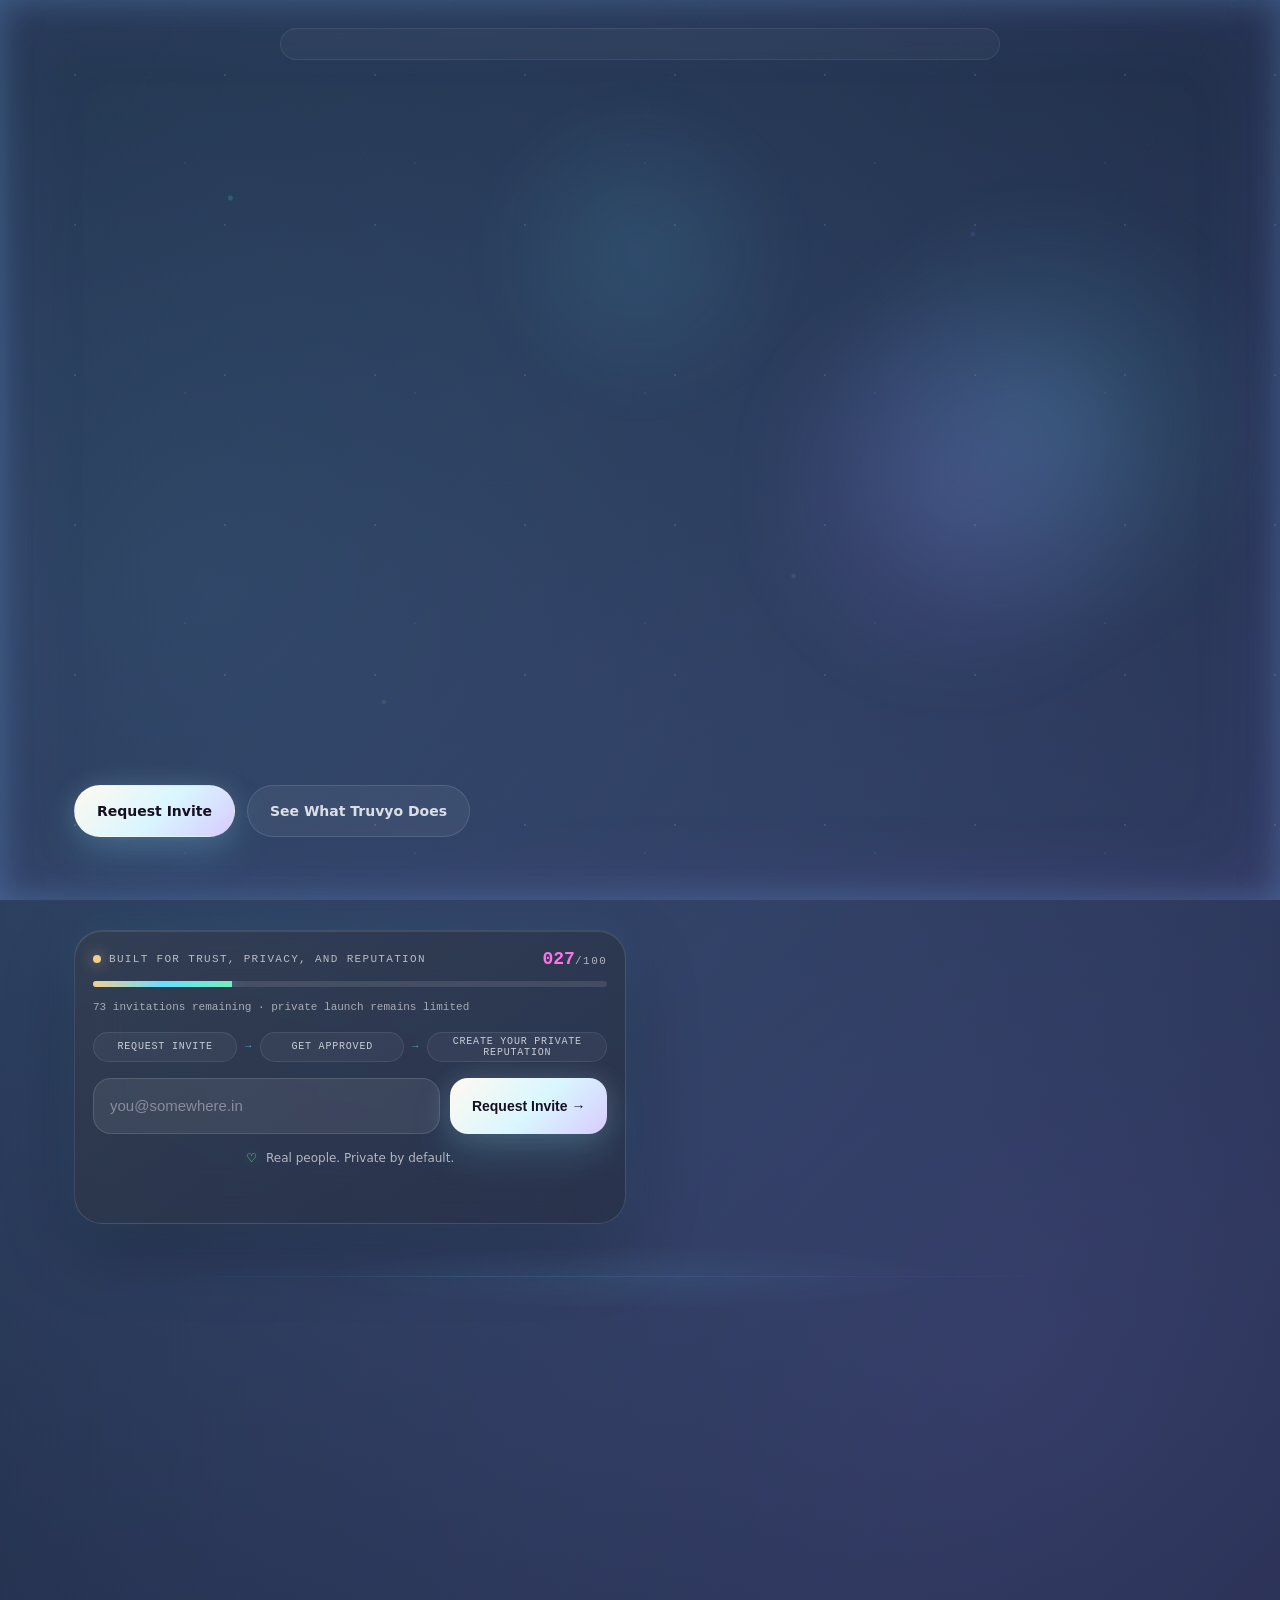
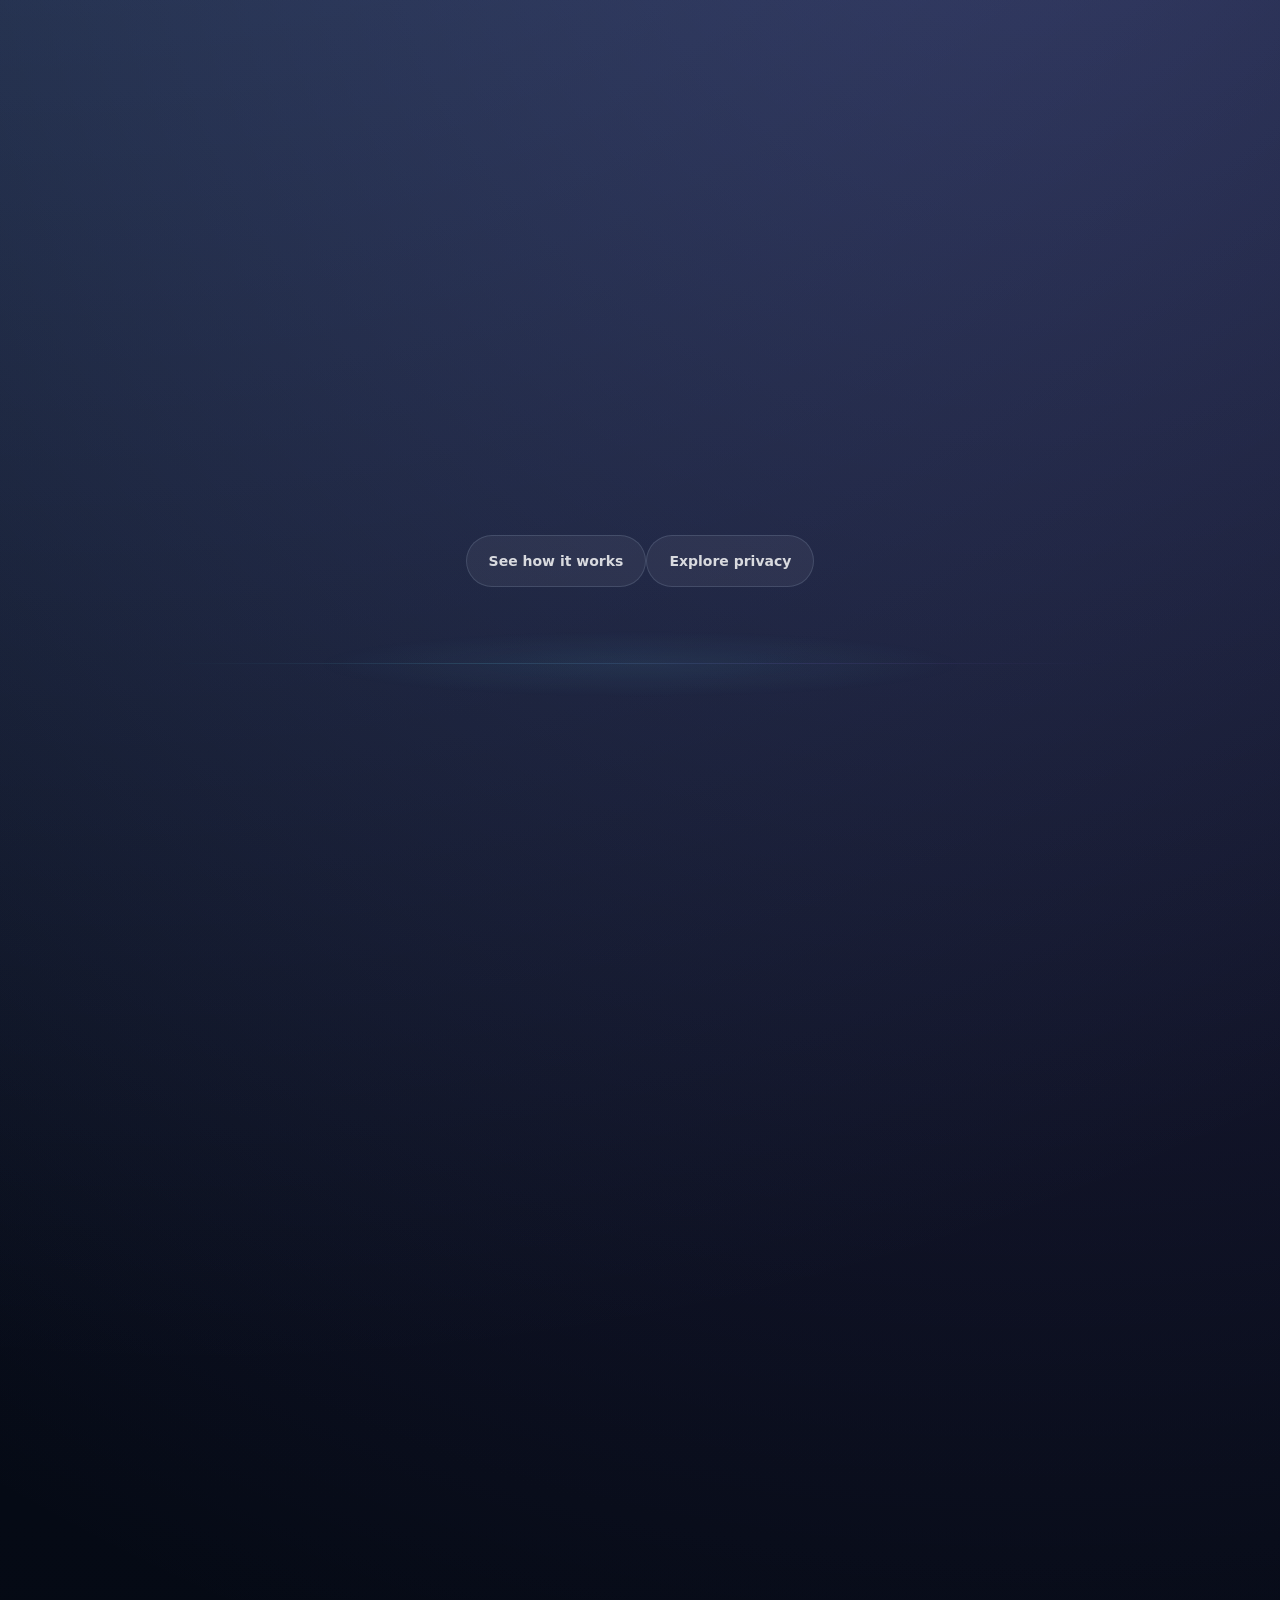
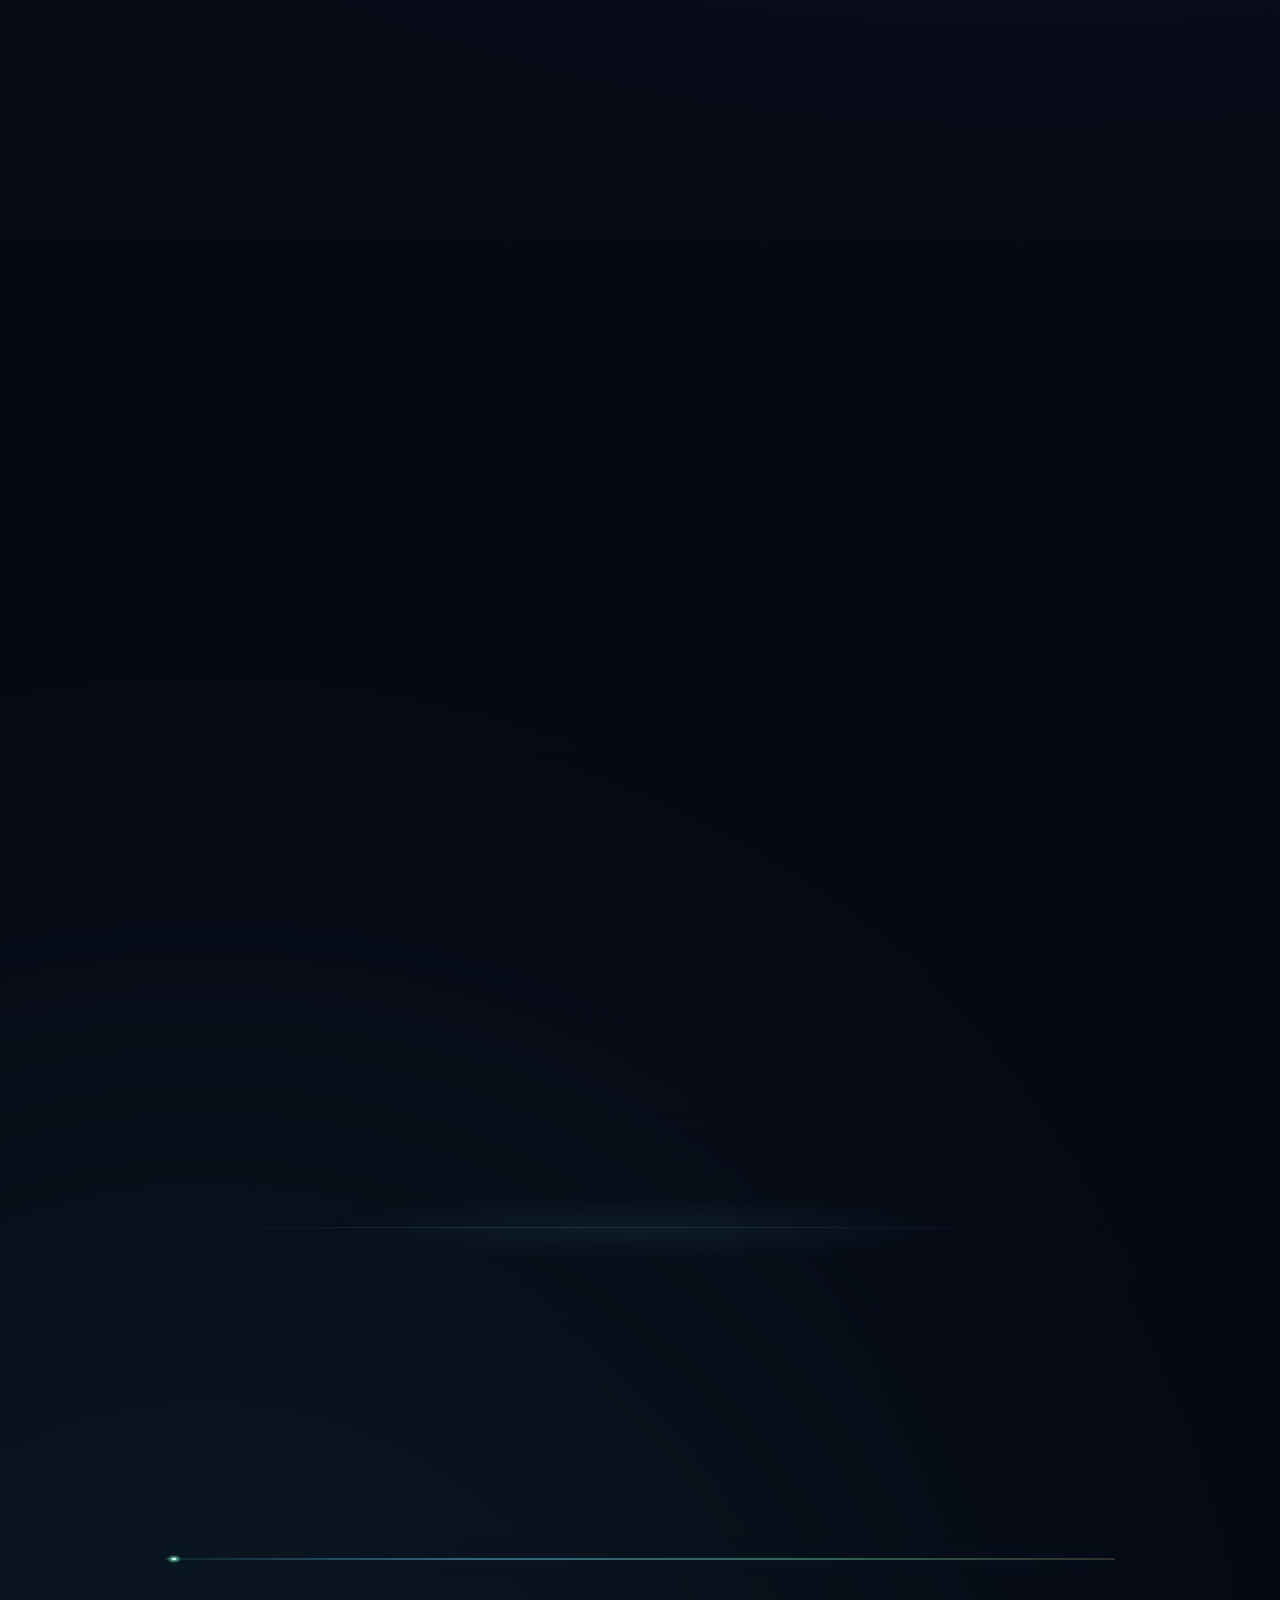
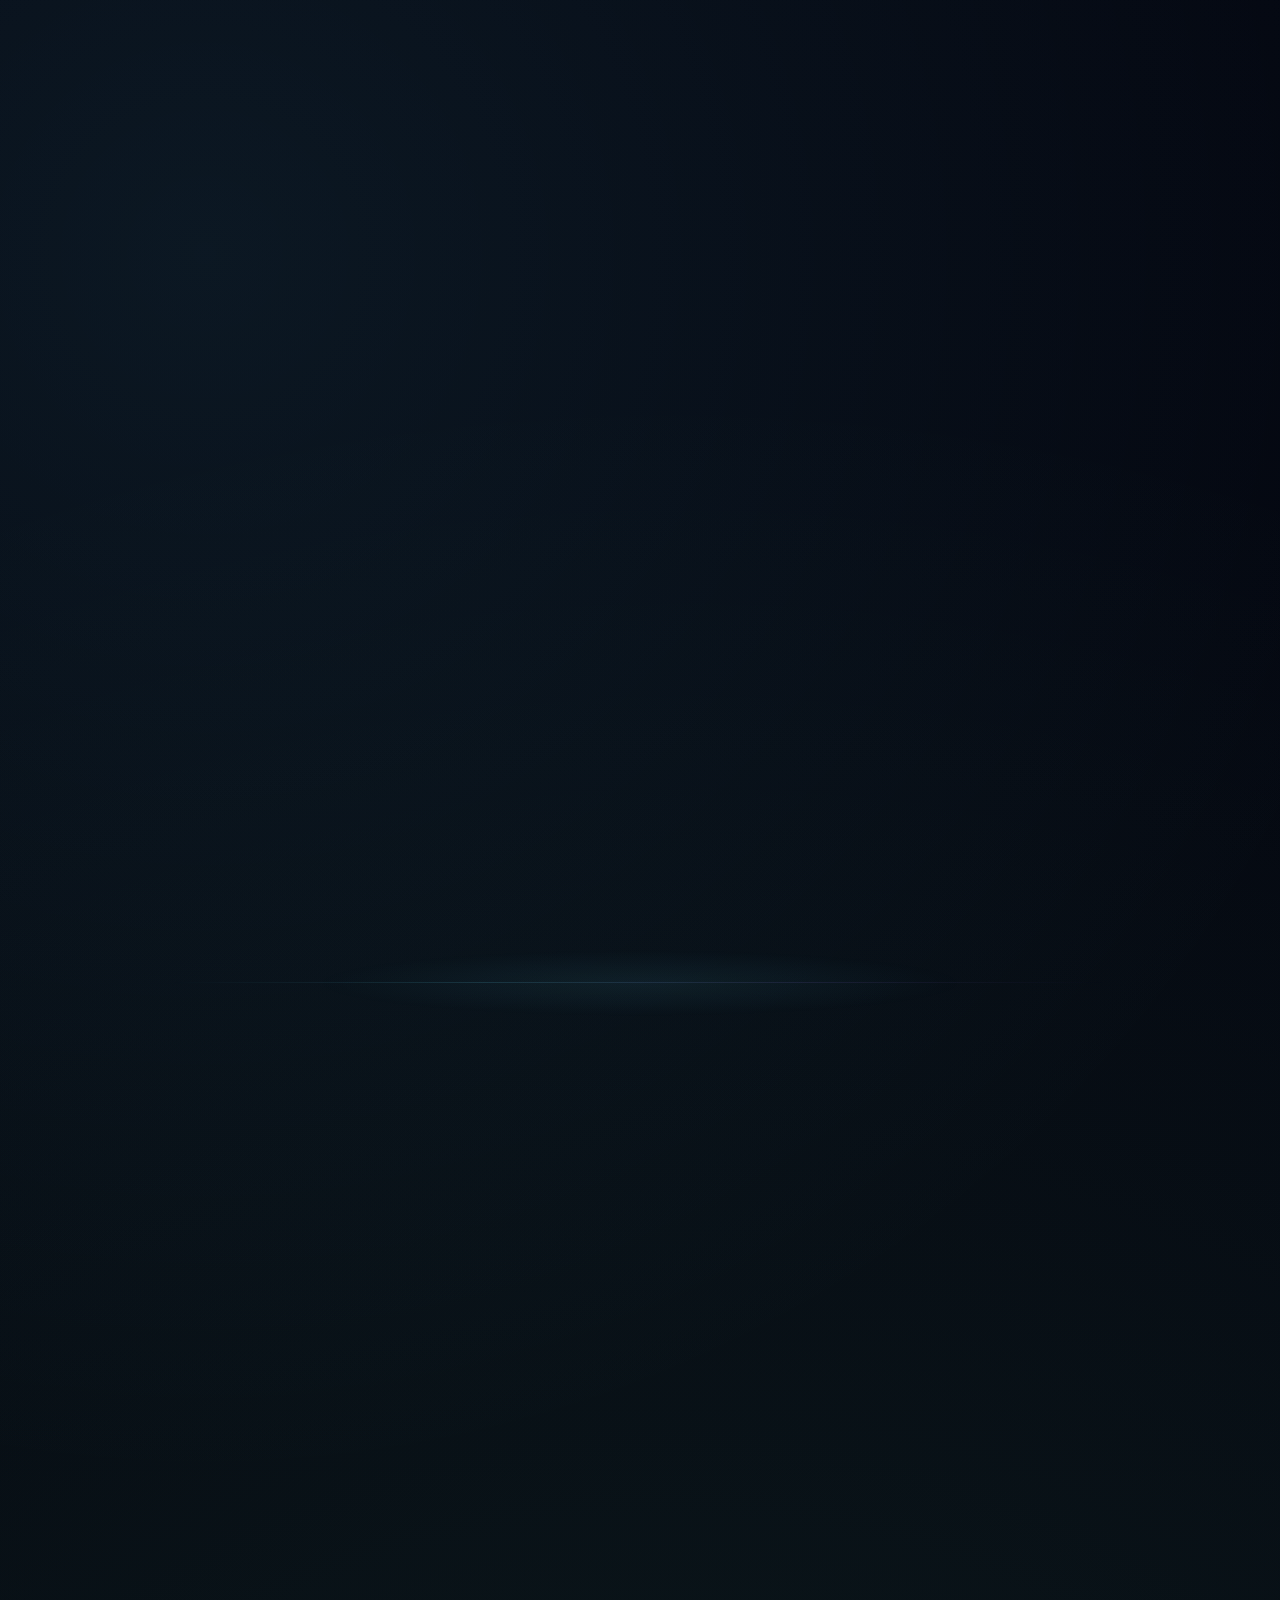
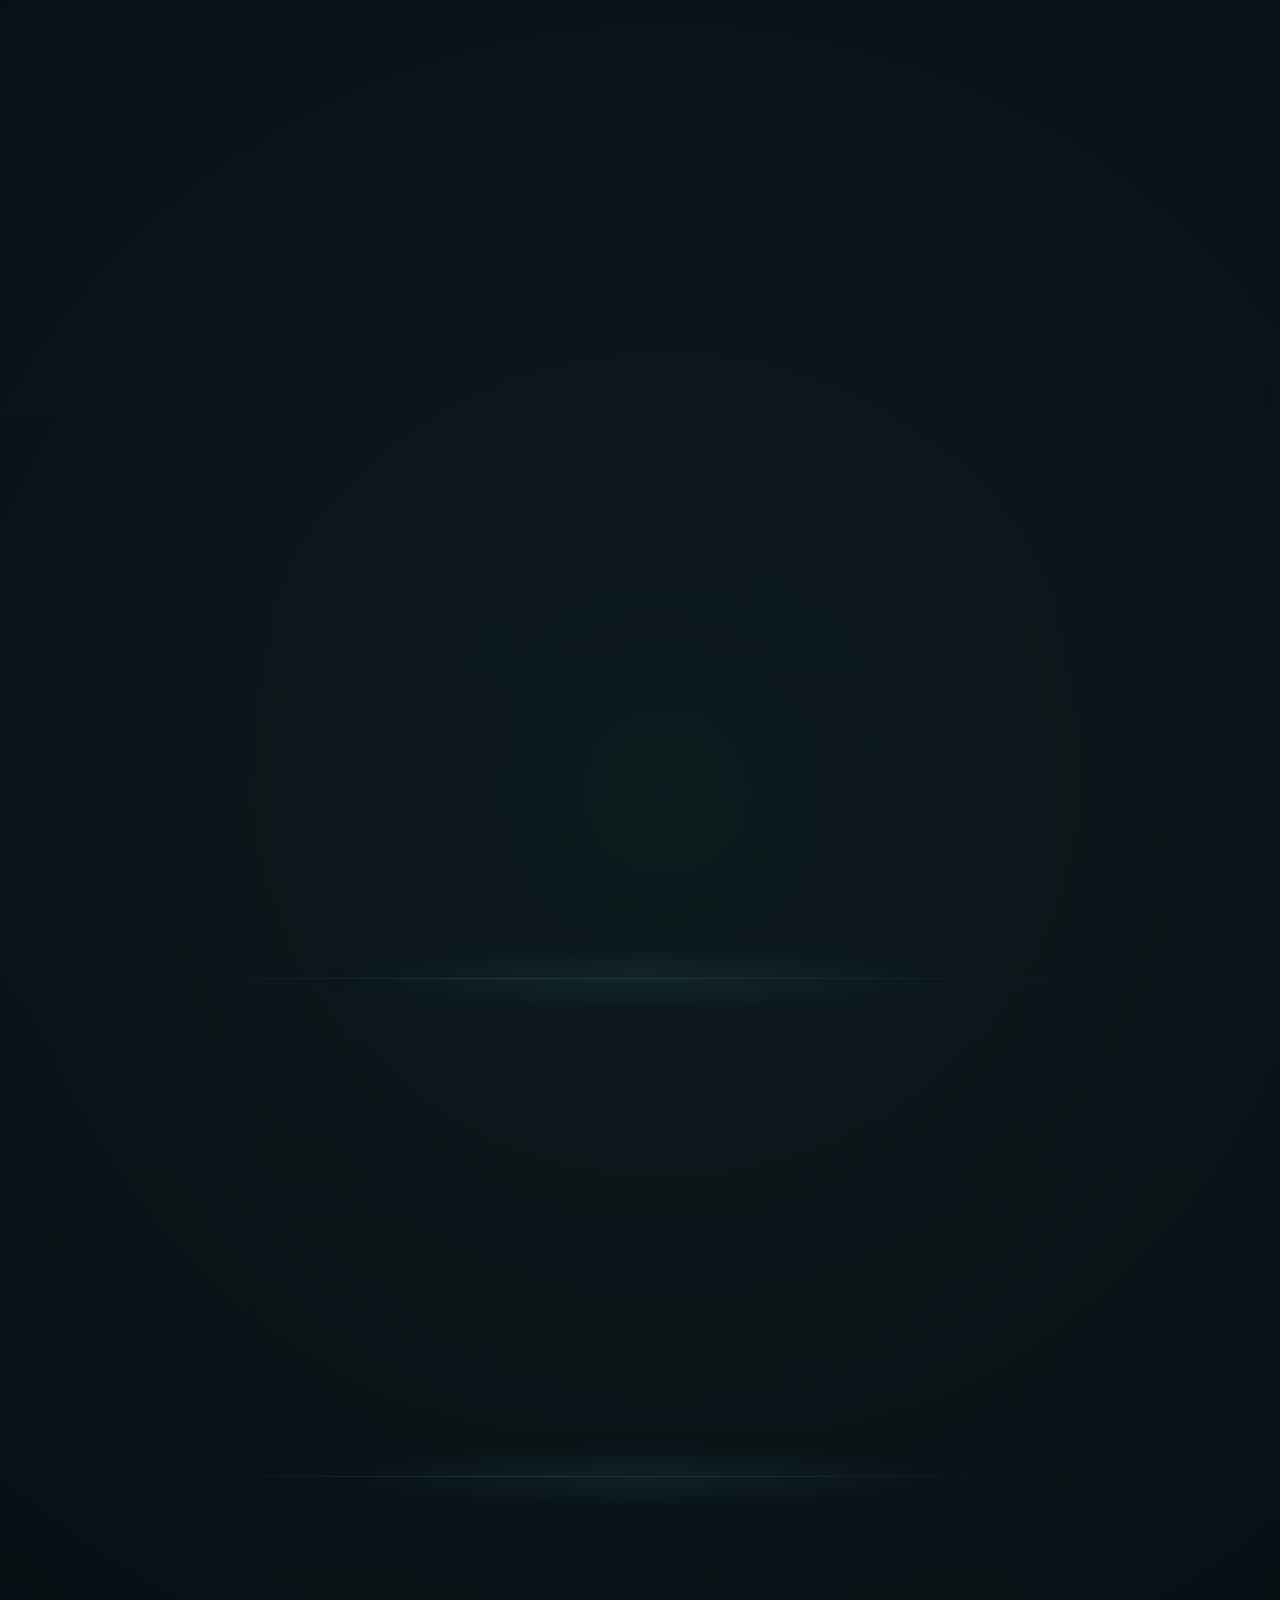
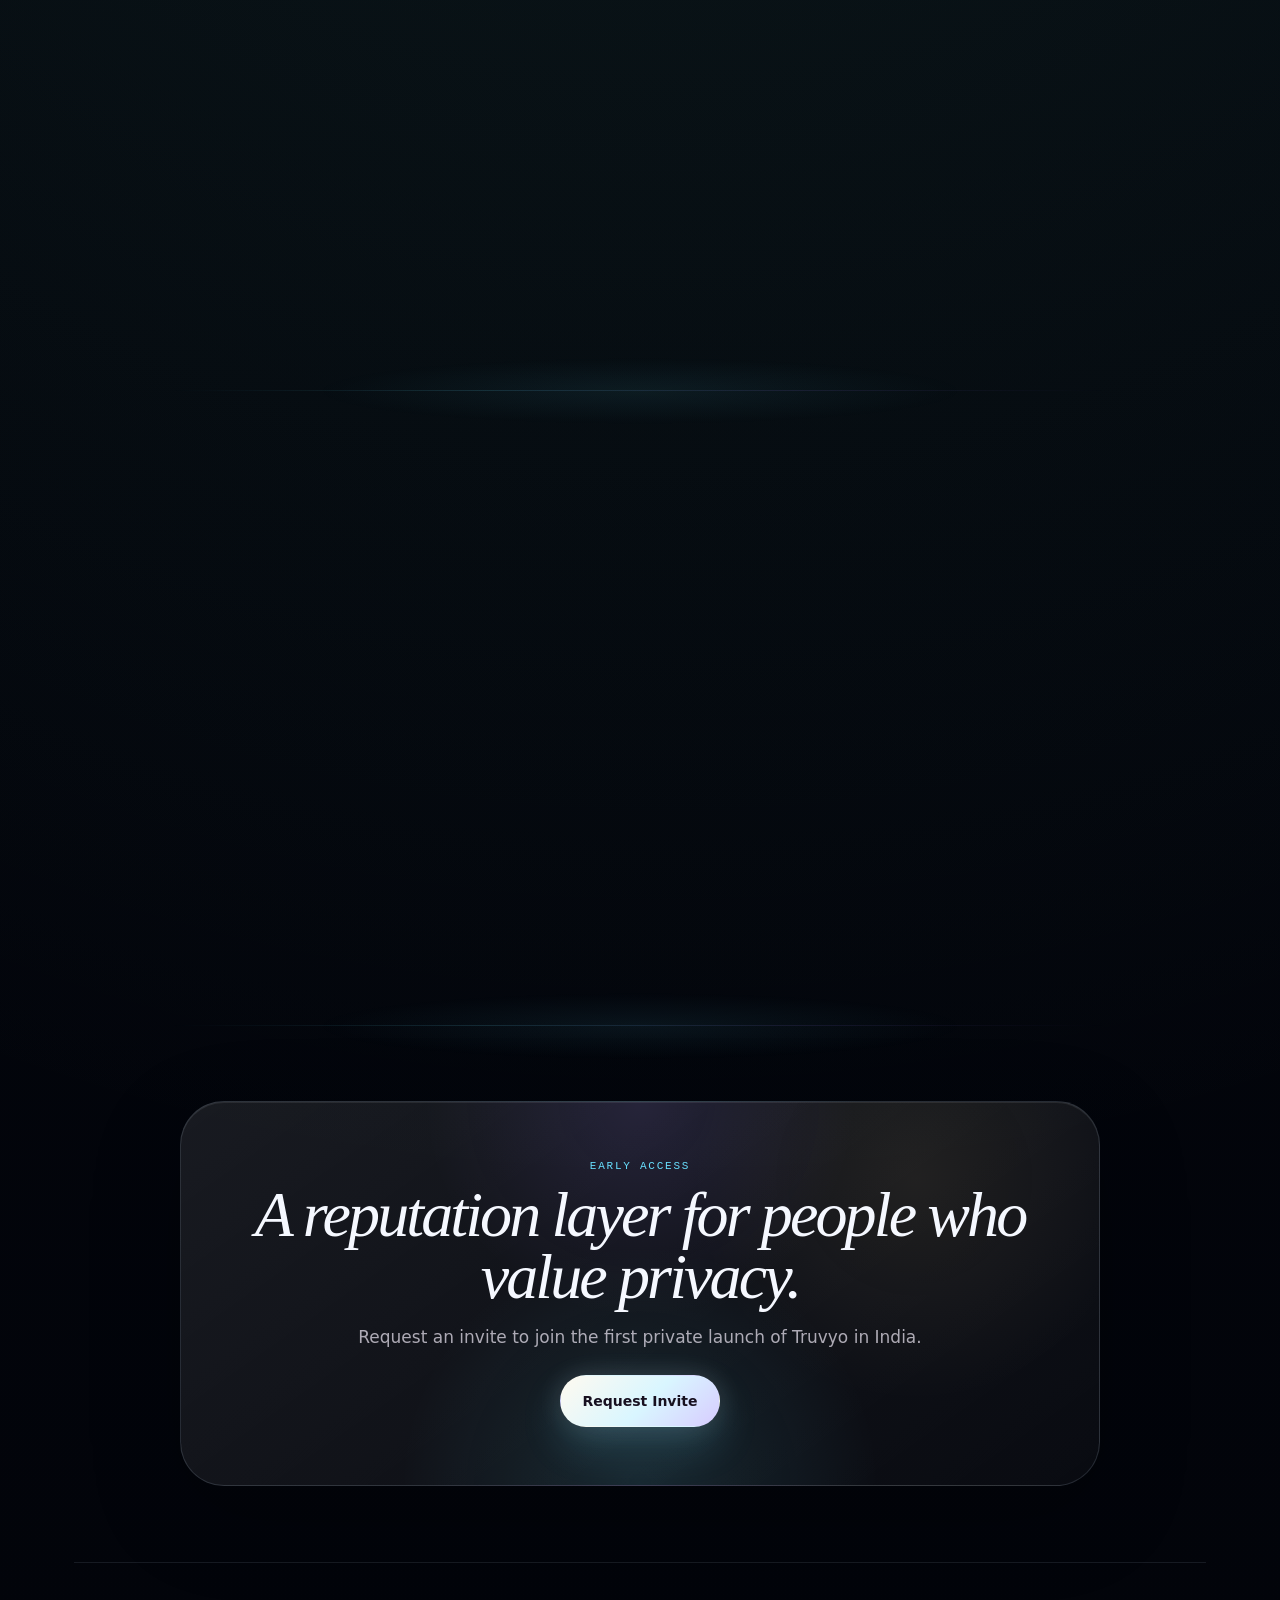
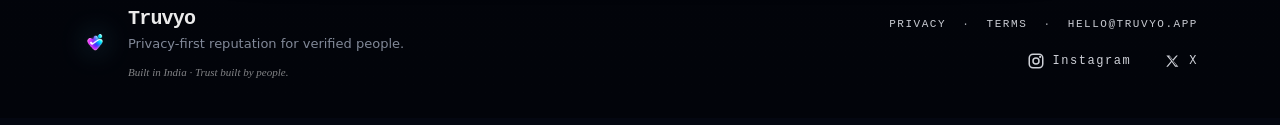
<file: index.html>
<!DOCTYPE html>
<html lang="en">
<head>
  <meta charset="UTF-8" />
  <meta name="viewport" content="width=device-width, initial-scale=1.0, maximum-scale=1.0, viewport-fit=cover" />

  <title>Truvyo — Trust Built by People</title>
  <meta name="description" content="Truvyo is a privacy-first reputation platform for verified people, authentic reviews, and trusted digital profiles. Built for India." />
  <meta name="theme-color" content="#08040f" />
  <link rel="canonical" href="https://www.truvyo.app/" />
  <meta property="og:title" content="Truvyo — Trust Built by People" />
  <meta property="og:description" content="Truvyo is a privacy-first reputation platform for verified people, authentic reviews, and trusted digital profiles. Built for India." />
  <meta property="og:type" content="website" />
  <meta property="og:url" content="https://www.truvyo.app/" />
  <meta property="og:image" content="https://www.truvyo.app/logo.png" />
  <meta name="twitter:card" content="summary" />
  <meta name="twitter:title" content="Truvyo — Trust Built by People" />
  <meta name="twitter:description" content="Truvyo is a privacy-first reputation platform for verified people, authentic reviews, and trusted digital profiles. Built for India." />
  <meta name="twitter:image" content="https://www.truvyo.app/logo.png" />
  <link rel="preload" as="image" href="assets/screenshots/profile.webp" type="image/webp" />

  <link rel="icon" href="/favicon.ico?v=3" sizes="any" />
  <link rel="icon" type="image/png" sizes="32x32" href="/favicon-32x32.png?v=3" />
  <link rel="icon" type="image/png" sizes="16x16" href="/favicon-16x16.png?v=3" />
  <link rel="icon" type="image/png" sizes="512x512" href="/favicon.png?v=3" />
  <link rel="apple-touch-icon" href="/apple-touch-icon.png?v=3" />
  <link rel="manifest" href="/site.webmanifest?v=3" />
  <link rel="stylesheet" href="https://cdnjs.cloudflare.com/ajax/libs/font-awesome/6.5.0/css/all.min.css" />

  <style>
    :root {
      --bg: #040711;
      --surface: rgba(14, 20, 34, 0.74);
      --surface-soft: rgba(19, 26, 43, 0.54);
      --border: rgba(203, 224, 255, 0.14);
      --border-strong: rgba(203, 224, 255, 0.22);
      --text: #f5f8ff;
      --muted: rgba(222, 232, 255, 0.66);
      --soft: rgba(222, 232, 255, 0.46);
      --brand: #7cc7ff;
      --brand-2: #9b7cff;
      --trust: #68e0ff;
      --safe: #72f0bc;
      --premium: #f2cf8f;
      --success: #7cffc7;
      --mouse-x: 50%;
      --mouse-y: 28%;
    }

    * {
      box-sizing: border-box;
      margin: 0;
      padding: 0;
    }

    html,
    body {
      width: 100%;
      min-height: 100%;
      background: var(--bg);
      color: var(--text);
      font-family: Inter, ui-sans-serif, system-ui, -apple-system, BlinkMacSystemFont, "Segoe UI", sans-serif;
      overflow-x: hidden;
      scroll-behavior: smooth;
      touch-action: pan-y;
    }

    body {
      min-height: 100vh;
      background:
        radial-gradient(circle at 16% 6%, rgba(124, 199, 255, 0.26), transparent 26%),
        radial-gradient(circle at 80% 14%, rgba(155, 124, 255, 0.24), transparent 24%),
        radial-gradient(circle at 52% 74%, rgba(114, 240, 188, 0.09), transparent 28%),
        radial-gradient(circle at 16% 52%, rgba(104, 224, 255, 0.08), transparent 24%),
        linear-gradient(180deg, #07101d 0%, #040711 48%, #02040a 100%);
    }

    body::before {
      content: "";
      position: fixed;
      inset: 0;
      pointer-events: none;
      background:
        linear-gradient(rgba(255,255,255,0.028) 1px, transparent 1px),
        linear-gradient(90deg, rgba(255,255,255,0.022) 1px, transparent 1px),
        linear-gradient(120deg, transparent 0 46%, rgba(104,224,255,0.045) 47%, transparent 48% 100%);
      background-size: 72px 72px, 72px 72px, 260px 260px;
      mask-image: linear-gradient(to bottom, rgba(0,0,0,0.82), transparent 78%);
      opacity: 0.38;
      z-index: 0;
    }

    body::after {
      content: "";
      position: fixed;
      inset: 0;
      pointer-events: none;
      background:
        radial-gradient(circle at 18% 22%, rgba(104,224,255,0.42) 0 2px, transparent 3px),
        radial-gradient(circle at 76% 26%, rgba(155,124,255,0.32) 0 2px, transparent 3px),
        radial-gradient(circle at 62% 64%, rgba(114,240,188,0.28) 0 1.5px, transparent 3px),
        radial-gradient(circle at 30% 78%, rgba(242,207,143,0.24) 0 1.5px, transparent 3px);
      opacity: 0.42;
      animation: connectionDrift 18s ease-in-out infinite;
      z-index: 0;
    }

    .stars {
      position: fixed;
      inset: 0;
      pointer-events: none;
      background-image:
        radial-gradient(circle, rgba(255,255,255,0.52) 1px, transparent 1px),
        radial-gradient(circle, rgba(104,224,255,0.36) 1px, transparent 1px);
      background-size: 150px 150px, 230px 230px;
      background-position: 0 0, 70px 48px;
      opacity: 0.2;
      animation: drift 34s linear infinite;
      z-index: 0;
    }

    .stars::before,
    .stars::after {
      content: "";
      position: absolute;
      inset: 10% 8%;
      background:
        linear-gradient(90deg, transparent, rgba(104,224,255,0.08), transparent) 0 20% / 100% 1px no-repeat,
        linear-gradient(118deg, transparent, rgba(155,124,255,0.08), transparent) 0 55% / 100% 1px no-repeat,
        linear-gradient(35deg, transparent, rgba(114,240,188,0.06), transparent) 0 76% / 100% 1px no-repeat;
      opacity: 0.5;
    }

    .stars::after {
      inset: 22% 14%;
      transform: rotate(-8deg);
      opacity: 0.32;
    }

    @keyframes drift {
      from { transform: translateY(0); }
      to { transform: translateY(-150px); }
    }

    @keyframes connectionDrift {
      0%, 100% { transform: translate3d(0, 0, 0); opacity: 0.34; }
      50% { transform: translate3d(0, -10px, 0); opacity: 0.48; }
    }

    .edge-glow {
      position: fixed;
      inset: 0;
      pointer-events: none;
      z-index: 4;
      box-shadow:
        inset 0 0 32px rgba(124, 199, 255, 0.25),
        inset 0 0 92px rgba(155, 124, 255, 0.13);
    }

    .edge-glow::after {
      content: "";
      position: absolute;
      width: 340px;
      height: 340px;
      left: var(--mouse-x);
      top: var(--mouse-y);
      transform: translate(-50%, -50%);
      background: radial-gradient(circle, rgba(104,224,255,0.16), transparent 68%);
      filter: blur(24px);
      opacity: 0.68;
      animation: glowBreathe 9s ease-in-out infinite;
      transition: left 0.08s ease, top 0.08s ease;
    }

    @keyframes glowBreathe {
      0%, 100% { opacity: 0.45; transform: translate(-50%, -50%) scale(0.96); }
      50% { opacity: 0.72; transform: translate(-50%, -50%) scale(1.08); }
    }

    .page {
      width: min(100%, 1180px);
      margin: 0 auto;
      padding: 28px 24px 36px;
      position: relative;
      z-index: 2;
    }

    .ticker {
      width: min(100%, 720px);
      margin: 0 auto 34px;
      overflow: hidden;
      white-space: nowrap;
      color: rgba(255,255,255,0.48);
      font-size: 11px;
      letter-spacing: 0.18em;
      font-family: ui-monospace, SFMono-Regular, Menlo, monospace;
      border: 1px solid rgba(255,255,255,0.08);
      border-radius: 999px;
      background: rgba(255,255,255,0.035);
      padding: 9px 0;
      backdrop-filter: blur(18px);
      -webkit-backdrop-filter: blur(18px);
    }

    .ticker span {
      display: inline-block;
      padding-left: 100%;
      animation: ticker 22s linear infinite;
    }

    @keyframes ticker {
      from { transform: translateX(0); }
      to { transform: translateX(-100%); }
    }

    .hero {
      min-height: 0;
      display: grid;
      grid-template-columns: minmax(0, 1.06fr) minmax(430px, 0.94fr);
      gap: clamp(64px, 7vw, 108px);
      align-items: center;
      position: relative;
      padding: 12px 0 52px;
    }

    .hero::before {
      content: "";
      position: absolute;
      width: 560px;
      height: 560px;
      right: -120px;
      top: 4%;
      background:
        radial-gradient(circle, rgba(104,224,255,0.16), transparent 58%),
        radial-gradient(circle at 34% 62%, rgba(155,124,255,0.18), transparent 42%);
      filter: blur(24px);
      pointer-events: none;
      z-index: -1;
    }

    .hero-copy {
      max-width: 650px;
      position: relative;
      z-index: 3;
    }

    .logo-row {
      display: flex;
      align-items: center;
      gap: 16px;
      margin-bottom: 22px;
    }

    .logo-wrap {
      width: 72px;
      height: 72px;
      border-radius: 22px;
      background:
        linear-gradient(145deg, rgba(255,255,255,0.12), rgba(255,255,255,0.045)),
        rgba(124,199,255,0.08);
      display: grid;
      place-items: center;
      border: 1px solid rgba(203,224,255,0.16);
      box-shadow:
        0 0 34px rgba(124,199,255,0.34),
        0 0 62px rgba(155,124,255,0.22);
      animation: logoFloat 6s ease-in-out infinite;
    }

    .logo-wrap img {
      width: 54px;
      height: 54px;
      object-fit: contain;
      filter: drop-shadow(0 0 16px rgba(104,224,255,0.58));
    }

    .brand-lockup {
      display: flex;
      flex-direction: column;
      gap: 6px;
    }

    .wordmark {
      color: rgba(255,255,255,0.95);
      font-size: 30px;
      font-weight: 900;
      line-height: 0.95;
      letter-spacing: -0.04em;
    }

    .brand-line {
      color: var(--premium);
      font-family: ui-monospace, SFMono-Regular, Menlo, monospace;
      font-size: 10px;
      letter-spacing: 0.18em;
      text-transform: uppercase;
    }

    @keyframes logoFloat {
      0%, 100% { transform: translateY(0) rotate(-3deg); }
      50% { transform: translateY(-6px) rotate(2deg); }
    }

    .badge {
      display: inline-flex;
      align-items: center;
      gap: 9px;
      padding: 9px 16px;
      border-radius: 999px;
      border: 1px solid rgba(203,224,255,0.14);
      background: rgba(104,224,255,0.055);
      color: rgba(255,255,255,0.72);
      font-size: 11px;
      letter-spacing: 0.2em;
      font-family: ui-monospace, SFMono-Regular, Menlo, monospace;
    }

    .dot,
    .live-dot {
      width: 7px;
      height: 7px;
      border-radius: 50%;
      background: var(--trust);
      box-shadow: 0 0 14px var(--trust);
      animation: pulse 1.8s infinite;
      flex: 0 0 auto;
    }

    .live-dot {
      width: 8px;
      height: 8px;
      background: var(--premium);
      box-shadow: 0 0 15px rgba(242,207,143,0.75);
    }

    @keyframes pulse {
      0%, 100% { opacity: 0.55; transform: scale(1); }
      50% { opacity: 1; transform: scale(1.32); }
    }

    h1 {
      font-family: Georgia, "Times New Roman", serif;
      font-style: italic;
      font-weight: 500;
      font-size: clamp(58px, 8vw, 118px);
      line-height: 0.91;
      letter-spacing: -0.06em;
      max-width: 740px;
      margin-bottom: 20px;
    }

    h1 span {
      display: block;
      background: linear-gradient(95deg, #ffffff 0%, #ccecff 38%, #b79aff 78%);
      -webkit-background-clip: text;
      color: transparent;
    }

    .meant-line {
      display: block;
      color: rgba(255,255,255,0.9);
      font-family: Georgia, "Times New Roman", serif;
      font-style: italic;
      font-size: clamp(22px, 2.4vw, 34px);
      margin-bottom: 18px;
    }

    .sub {
      color: rgba(247,242,255,0.74);
      font-size: clamp(17px, 1.5vw, 21px);
      line-height: 1.55;
      max-width: 620px;
      margin-bottom: 16px;
    }

    .hero-explainer {
      color: rgba(245,248,255,0.86);
      font-size: clamp(15px, 1.2vw, 18px);
      line-height: 1.45;
      max-width: 640px;
      margin: -2px 0 16px;
    }

    .product-line,
    .hero-note {
      color: var(--soft);
      font-size: 14px;
      line-height: 1.6;
      max-width: 560px;
    }

    .hero-actions {
      display: flex;
      gap: 12px;
      flex-wrap: wrap;
      margin: 24px 0 10px;
    }

    .action-link,
    button {
      min-height: 52px;
      display: inline-flex;
      align-items: center;
      justify-content: center;
      gap: 8px;
      border-radius: 999px;
      padding: 0 22px;
      color: rgba(255,255,255,0.82);
      border: 1px solid rgba(203,224,255,0.14);
      background: rgba(255,255,255,0.055);
      text-decoration: none;
      font-size: 14px;
      font-weight: 800;
      cursor: pointer;
      position: relative;
      overflow: hidden;
      transition: transform 0.25s ease, border-color 0.25s ease, box-shadow 0.25s ease, color 0.25s ease;
      white-space: nowrap;
    }

    .action-link.primary,
    button {
      color: #171020;
      border-color: transparent;
      background: linear-gradient(135deg, #fffaf0, #d9f6ff 54%, #d7ccff);
      box-shadow:
        0 18px 42px rgba(104,224,255,0.18),
        0 0 28px rgba(255,255,255,0.13);
    }

    .action-link.primary::after,
    button::after {
      content: "";
      position: absolute;
      inset: 0;
      background: linear-gradient(110deg, transparent 0%, rgba(255,255,255,0.58) 42%, transparent 70%);
      transform: translateX(-130%);
      transition: transform 0.75s ease;
    }

    .action-link.primary::after {
      animation: ctaIdleShimmer 8s ease-in-out infinite;
    }

    .action-link:hover,
    button:hover {
      transform: translateY(-2px);
      border-color: rgba(104,224,255,0.42);
      color: white;
    }

    .action-link.primary:hover::after,
    button:hover::after {
      transform: translateX(130%);
    }

    .action-link.primary:hover,
    button:hover {
      color: #171020;
      box-shadow:
        0 20px 46px rgba(104,224,255,0.24),
        0 0 34px rgba(255,255,255,0.18);
    }

    @keyframes ctaIdleShimmer {
      0%, 72%, 100% { transform: translateX(-130%); }
      82% { transform: translateX(130%); }
    }

    .action-link:focus-visible,
    button:focus-visible,
    input[type="email"]:focus-visible,
    .footer a:focus-visible,
    .social-icons a:focus-visible {
      outline: 2px solid rgba(104,224,255,0.95);
      outline-offset: 4px;
    }

    .watching {
      display: inline-flex;
      align-items: center;
      gap: 8px;
      margin-top: 10px;
      font-size: 12px;
      color: rgba(255,255,255,0.58);
      padding: 8px 14px;
      border-radius: 999px;
      background: rgba(255,255,255,0.045);
      border: 1px solid rgba(255,255,255,0.09);
    }

    .hero-stack {
      display: grid;
      gap: 18px;
      position: relative;
      min-height: 780px;
      width: min(100%, 560px);
      justify-self: end;
      margin-top: -34px;
      margin-bottom: -22px;
      transform: perspective(1200px) rotateX(var(--tilt-x, 0deg)) rotateY(var(--tilt-y, 0deg));
      transform-style: preserve-3d;
      transition: transform 0.18s ease-out;
      will-change: transform;
    }

    .hero-stack::before {
      content: "";
      position: absolute;
      inset: 6% -2% 8% -4%;
      border-radius: 42px;
      background:
        radial-gradient(circle at 54% 18%, rgba(104,224,255,0.18), transparent 36%),
        radial-gradient(circle at 24% 84%, rgba(155,124,255,0.16), transparent 42%),
        radial-gradient(circle at 74% 72%, rgba(114,240,188,0.08), transparent 34%);
      filter: blur(18px);
      animation: heroAuraPulse 16s ease-in-out infinite;
      pointer-events: none;
      z-index: -1;
    }

    .mockup-shell,
    .card,
    .glass-panel,
    .benefit-card,
    .faq-item,
    .use-case,
    .privacy-control {
      border: 1px solid var(--border);
      background:
        linear-gradient(145deg, rgba(255,255,255,0.088), rgba(255,255,255,0.034)),
        var(--surface-soft);
      box-shadow:
        inset 0 1px 0 rgba(255,255,255,0.08),
        0 24px 70px rgba(0,0,0,0.24);
      backdrop-filter: blur(24px);
      -webkit-backdrop-filter: blur(24px);
      transition: transform 0.28s ease, border-color 0.28s ease, box-shadow 0.28s ease;
    }

    .mockup-shell:hover,
    .card:hover {
      border-color: var(--border-strong);
      box-shadow:
        inset 0 1px 0 rgba(255,255,255,0.09),
        0 32px 86px rgba(0,0,0,0.3);
    }

    .mockup-shell {
      border-radius: 34px;
      padding: 18px;
      transform: rotate(1.6deg);
      animation: mockupFloat 7s ease-in-out infinite;
    }

    .mockup-inner {
      border-radius: 27px;
      padding: 18px;
      background:
        radial-gradient(circle at 20% 0%, rgba(104,224,255,0.14), transparent 36%),
        linear-gradient(180deg, rgba(15,23,38,0.98), rgba(5,8,16,0.96));
      border: 1px solid rgba(203,224,255,0.11);
      min-height: 520px;
      display: grid;
      gap: 14px;
    }

    .mockup-top {
      display: flex;
      align-items: center;
      justify-content: space-between;
      color: rgba(255,255,255,0.58);
      font-family: ui-monospace, SFMono-Regular, Menlo, monospace;
      font-size: 11px;
      letter-spacing: 0.14em;
      text-transform: uppercase;
    }

    .profile-card {
      border-radius: 24px;
      padding: 18px;
      background: rgba(255,255,255,0.07);
      border: 1px solid rgba(203,224,255,0.12);
    }

    .profile-head {
      display: flex;
      align-items: center;
      gap: 13px;
      margin-bottom: 18px;
    }

    .avatar {
      width: 52px;
      height: 52px;
      border-radius: 18px;
      display: grid;
      place-items: center;
      color: #171020;
      font-weight: 900;
      background: linear-gradient(135deg, #fffaf0, #7cc7ff);
      box-shadow: 0 0 28px rgba(104,224,255,0.18);
    }

    .profile-title {
      color: rgba(255,255,255,0.94);
      font-weight: 850;
      line-height: 1.25;
    }

    .profile-sub {
      color: rgba(255,255,255,0.54);
      font-size: 12px;
      margin-top: 4px;
    }

    .verified-pill,
    .privacy-pill {
      display: inline-flex;
      align-items: center;
      gap: 7px;
      border-radius: 999px;
      padding: 8px 10px;
      font-size: 12px;
      color: rgba(255,255,255,0.72);
      border: 1px solid rgba(203,224,255,0.1);
      background: rgba(255,255,255,0.055);
    }

    .signal-row {
      display: grid;
      grid-template-columns: 1fr 1fr;
      gap: 10px;
      margin-top: 12px;
    }

    .signal-tile {
      border-radius: 18px;
      padding: 14px;
      background: rgba(255,255,255,0.055);
      border: 1px solid rgba(255,255,255,0.09);
    }

    .signal-label {
      color: rgba(255,255,255,0.52);
      font-size: 11px;
      letter-spacing: 0.08em;
      text-transform: uppercase;
      margin-bottom: 7px;
    }

    .signal-value {
      color: rgba(255,255,255,0.9);
      font-size: 14px;
      font-weight: 800;
    }

    .review-card,
    .qr-card {
      border-radius: 22px;
      padding: 16px;
      background: rgba(255,255,255,0.06);
      border: 1px solid rgba(255,255,255,0.1);
    }

    .review-card {
      display: grid;
      gap: 9px;
    }

    .review-line {
      height: 8px;
      border-radius: 999px;
      background: linear-gradient(90deg, rgba(255,255,255,0.38), rgba(255,255,255,0.08));
    }

    .review-line.short {
      width: 68%;
    }

    .qr-card {
      display: grid;
      grid-template-columns: 78px 1fr;
      align-items: center;
      gap: 14px;
    }

    .qr-grid {
      width: 78px;
      height: 78px;
      border-radius: 18px;
      background:
        linear-gradient(90deg, #f7f2ff 10px, transparent 10px) 0 0 / 22px 22px,
        linear-gradient(#f7f2ff 10px, transparent 10px) 0 0 / 22px 22px,
        rgba(255,255,255,0.12);
      border: 8px solid rgba(255,255,255,0.88);
      box-shadow: 0 0 22px rgba(104,224,255,0.12);
    }

    .toggle {
      width: 44px;
      height: 24px;
      border-radius: 999px;
      background: rgba(114,240,188,0.2);
      border: 1px solid rgba(114,240,188,0.42);
      padding: 3px;
      display: inline-flex;
      justify-content: flex-end;
    }

    .toggle span {
      width: 16px;
      height: 16px;
      border-radius: 50%;
      background: #eafff5;
      box-shadow: 0 0 15px rgba(114,240,188,0.72);
    }

    @keyframes auraPulse {
      0%, 100% { opacity: 0.72; transform: scale(1); }
      50% { opacity: 0.96; transform: scale(1.025); }
    }

    @keyframes mockupFloat {
      0%, 100% { transform: rotate(1.6deg) translateY(0); }
      50% { transform: rotate(1.1deg) translateY(-10px); }
    }

    .device-shell {
      position: relative;
      border-radius: 42px;
      padding: 10px;
      border: 1px solid rgba(203, 224, 255, 0.2);
      background:
        linear-gradient(150deg, rgba(255,255,255,0.22), rgba(255,255,255,0.06) 42%, rgba(255,255,255,0.12)),
        linear-gradient(145deg, rgba(8, 14, 26, 0.98), rgba(3, 5, 10, 0.98));
      box-shadow:
        inset 0 1px 0 rgba(255,255,255,0.14),
        inset 0 -1px 0 rgba(0,0,0,0.42),
        0 34px 92px rgba(0,0,0,0.38),
        0 0 0 1px rgba(104,224,255,0.08),
        0 0 58px rgba(104,224,255,0.13);
      overflow: hidden;
      backdrop-filter: blur(18px);
      -webkit-backdrop-filter: blur(18px);
    }

    .device-shell::before {
      content: "";
      position: absolute;
      inset: 9px 12px auto auto;
      width: 46%;
      height: 16%;
      border-radius: 999px;
      background: linear-gradient(92deg, rgba(255,255,255,0.38), rgba(255,255,255,0.04) 72%, transparent);
      filter: blur(16px);
      opacity: 0.4;
      pointer-events: none;
      z-index: 3;
    }

    .device-shell::after {
      content: "";
      position: absolute;
      inset: 0;
      background:
        linear-gradient(138deg, rgba(255,255,255,0.16), transparent 18% 72%, rgba(255,255,255,0.05)),
        radial-gradient(circle at 18% 12%, rgba(104,224,255,0.12), transparent 24%),
        radial-gradient(circle at 88% 82%, rgba(155,124,255,0.08), transparent 28%);
      opacity: 0.62;
      mix-blend-mode: screen;
      pointer-events: none;
      z-index: 2;
      background-size: 180% 180%, 120% 120%, 120% 120%;
      animation: deviceReflectionDrift 15s ease-in-out infinite;
    }

    .device-shell-large {
      width: min(100%, 350px);
    }

    .device-shell-small {
      width: min(100%, 196px);
    }

    .device-screen {
      position: relative;
      aspect-ratio: 1320 / 2868;
      border-radius: 32px;
      overflow: hidden;
      background: #04050a;
      box-shadow:
        inset 0 0 0 1px rgba(255,255,255,0.055),
        inset 0 0 0 10px rgba(0,0,0,0.035),
        0 0 0 1px rgba(0,0,0,0.5);
    }

    .device-screen img {
      display: block;
      width: 100%;
      height: 100%;
      object-fit: cover;
    }

    .hero-device-main {
      position: relative;
      z-index: 4;
      margin: 0 auto;
      transform: rotate(4deg);
      animation: heroPrimaryFloat 13.5s ease-in-out infinite;
    }

    .hero-device-float {
      position: absolute;
      z-index: 1;
      opacity: 0.9;
      filter: saturate(0.92) blur(0.25px);
      box-shadow:
        inset 0 1px 0 rgba(255,255,255,0.1),
        0 26px 74px rgba(0,0,0,0.34),
        0 0 42px rgba(104,224,255,0.09);
    }

    .hero-device-float-left {
      left: -2px;
      top: 72px;
      transform: rotate(-8deg) translateZ(-40px);
      animation: heroSecondaryFloatLeft 15.5s ease-in-out infinite;
    }

    .hero-device-float-right {
      right: -4px;
      bottom: 72px;
      opacity: 0.86;
      transform: rotate(7deg) translateZ(-56px);
      animation: heroSecondaryFloatRight 17s ease-in-out infinite;
    }

    @keyframes heroAuraPulse {
      0%, 100% { opacity: 0.62; transform: scale(1); }
      50% { opacity: 0.86; transform: scale(1.025); }
    }

    @keyframes heroPrimaryFloat {
      0%, 100% { transform: rotate(4deg) translate3d(0, 0, 0); }
      50% { transform: rotate(3.5deg) translate3d(0, -14px, 18px); }
    }

    @keyframes heroSecondaryFloatLeft {
      0%, 100% { transform: rotate(-8deg) translate3d(0, 0, -40px); }
      50% { transform: rotate(-7.4deg) translate3d(-5px, -8px, -40px); }
    }

    @keyframes heroSecondaryFloatRight {
      0%, 100% { transform: rotate(7deg) translate3d(0, 0, -56px); }
      50% { transform: rotate(6.4deg) translate3d(6px, -7px, -56px); }
    }

    @keyframes deviceReflectionDrift {
      0%, 100% { background-position: 0% 0%, 0% 0%, 100% 100%; }
      50% { background-position: 100% 0%, 18% 8%, 84% 92%; }
    }

    .shot-grid {
      display: grid;
      grid-template-columns: repeat(2, minmax(0, 1fr));
      gap: 14px;
    }

    .shot-card {
      border-radius: 30px;
      padding: 12px;
      border: 1px solid var(--border);
      background:
        radial-gradient(circle at 20% 0%, rgba(104,224,255,0.12), transparent 34%),
        linear-gradient(145deg, rgba(255,255,255,0.08), rgba(255,255,255,0.03)),
        var(--surface-soft);
      box-shadow:
        inset 0 1px 0 rgba(255,255,255,0.08),
        0 22px 66px rgba(0,0,0,0.22);
      overflow: hidden;
      transition: transform 0.3s ease, border-color 0.3s ease, box-shadow 0.3s ease, filter 0.3s ease;
    }

    .shot-card:hover,
    .flow-preview-card:hover {
      transform: translateY(-6px);
      border-color: var(--border-strong);
      filter: brightness(1.04);
      box-shadow:
        inset 0 1px 0 rgba(255,255,255,0.1),
        0 30px 82px rgba(0,0,0,0.32),
        0 0 34px rgba(104,224,255,0.08);
    }

    .shot-card .device-screen {
      border-radius: 24px;
    }

    .shot-meta {
      display: flex;
      justify-content: space-between;
      gap: 12px;
      align-items: flex-end;
      margin-top: 10px;
    }

    .shot-kicker {
      color: var(--trust);
      font-family: ui-monospace, SFMono-Regular, Menlo, monospace;
      font-size: 10px;
      letter-spacing: 0.14em;
      text-transform: uppercase;
      margin-bottom: 6px;
    }

    .shot-title {
      color: rgba(255,255,255,0.94);
      font-size: 16px;
      font-weight: 850;
      line-height: 1.2;
    }

    .shot-copy {
      color: rgba(247,242,255,0.62);
      font-size: 13px;
      line-height: 1.45;
      text-align: right;
    }

    .ai-note {
      color: rgba(247,242,255,0.58);
      font-size: 12px;
      line-height: 1.55;
      margin-top: 10px;
      max-width: 94%;
    }

    .flow-preview-rail {
      display: grid;
      grid-template-columns: repeat(3, minmax(0, 1fr));
      gap: 14px;
      margin-top: 18px;
    }

    .flow-preview-card {
      border-radius: 28px;
      padding: 12px;
      border: 1px solid var(--border);
      background:
        linear-gradient(145deg, rgba(255,255,255,0.08), rgba(255,255,255,0.03)),
        var(--surface-soft);
      box-shadow:
        inset 0 1px 0 rgba(255,255,255,0.08),
        0 20px 58px rgba(0,0,0,0.2);
      overflow: hidden;
    }

    .flow-preview-card .device-screen {
      border-radius: 22px;
    }

    .flow-preview-meta {
      display: flex;
      justify-content: space-between;
      gap: 12px;
      align-items: flex-end;
      margin-top: 10px;
    }

    .flow-preview-copy {
      color: rgba(247,242,255,0.58);
      font-size: 12px;
      line-height: 1.45;
      text-align: right;
    }

    .privacy-screenshot-stack {
      display: grid;
      gap: 14px;
      align-items: start;
    }

    .privacy-shot {
      margin: 0;
      border-radius: 30px;
      padding: 12px;
      border: 1px solid var(--border);
      background:
        radial-gradient(circle at 76% 6%, rgba(114,240,188,0.12), transparent 28%),
        linear-gradient(145deg, rgba(255,255,255,0.08), rgba(255,255,255,0.03)),
        var(--surface-soft);
      box-shadow:
        inset 0 1px 0 rgba(255,255,255,0.08),
        0 22px 62px rgba(0,0,0,0.22);
      overflow: hidden;
    }

    .privacy-shot .device-screen {
      border-radius: 24px;
    }

    .privacy-shot-main {
      width: min(100%, 378px);
      justify-self: end;
    }

    .privacy-shot-secondary {
      width: min(88%, 308px);
      justify-self: start;
      margin-top: -34px;
      margin-left: 18px;
    }

    .card {
      border-radius: 28px;
      padding: 20px;
    }

    .waitlist-panel {
      width: min(100%, 600px);
      margin-top: 18px;
      padding: 18px;
      box-shadow:
        inset 0 1px 0 rgba(255,255,255,0.1),
        0 24px 70px rgba(0,0,0,0.26),
        0 0 44px rgba(104,224,255,0.1);
    }

    .calm-status {
      display: inline-flex;
      align-items: center;
      gap: 8px;
      color: rgba(255,255,255,0.66);
      font-family: ui-monospace, SFMono-Regular, Menlo, monospace;
      font-size: 11px;
      letter-spacing: 0.12em;
      text-transform: uppercase;
    }

    .row {
      display: flex;
      justify-content: space-between;
      align-items: center;
      gap: 12px;
      margin-bottom: 12px;
      font-family: ui-monospace, SFMono-Regular, Menlo, monospace;
      font-size: 11px;
      letter-spacing: 0.14em;
      color: rgba(255,255,255,0.62);
    }

    .live {
      display: flex;
      align-items: center;
      gap: 8px;
    }

    .count {
      font-size: 18px;
      letter-spacing: 0;
      color: #ff73e6;
      font-weight: 800;
    }

    .progress {
      height: 6px;
      border-radius: 999px;
      background: rgba(255,255,255,0.1);
      overflow: hidden;
      margin-bottom: 12px;
    }

    .progress span {
      display: block;
      height: 100%;
      width: 0%;
      background: linear-gradient(90deg, var(--premium), var(--trust), var(--safe));
      box-shadow: 0 0 18px rgba(104,224,255,0.46);
      transition: width 0.5s ease;
    }

    .small-copy {
      color: rgba(255,255,255,0.58);
      font-family: ui-monospace, SFMono-Regular, Menlo, monospace;
      font-size: 11px;
      line-height: 1.55;
      margin-bottom: 18px;
    }

    .access-flow {
      display: grid;
      grid-template-columns: 1fr auto 1fr auto 1.25fr;
      align-items: center;
      gap: 8px;
      margin: -2px 0 16px;
      color: rgba(245,248,255,0.76);
      font-family: ui-monospace, SFMono-Regular, Menlo, monospace;
      font-size: 10px;
      letter-spacing: 0.08em;
      text-transform: uppercase;
    }

    .access-flow span {
      min-height: 30px;
      display: grid;
      place-items: center;
      text-align: center;
      border-radius: 999px;
      padding: 0 10px;
      background: rgba(255,255,255,0.045);
      border: 1px solid rgba(203,224,255,0.1);
    }

    .access-flow i {
      color: rgba(104,224,255,0.7);
      font-style: normal;
    }

    form {
      display: flex;
      gap: 10px;
      align-items: center;
    }

    input[type="email"] {
      flex: 1;
      height: 56px;
      border-radius: 18px;
      border: 1px solid rgba(255,255,255,0.12);
      background: rgba(255,255,255,0.075);
      color: white;
      padding: 0 16px;
      font-size: 15px;
      outline: none;
      min-width: 0;
    }

    input::placeholder {
      color: rgba(255,255,255,0.38);
    }

    button {
      height: 56px;
      border-radius: 18px;
      border: none;
    }

    button:active {
      transform: scale(0.98);
    }

    button:disabled {
      opacity: 0.65;
      cursor: not-allowed;
    }

    .trust {
      margin-top: 16px;
      display: flex;
      align-items: center;
      gap: 9px;
      justify-content: center;
      color: rgba(255,255,255,0.64);
      font-size: 12px;
      line-height: 1.45;
    }

    .shield {
      color: var(--safe);
      text-shadow: 0 0 12px rgba(114,240,188,0.62);
    }

    .status {
      margin-top: 16px;
      text-align: center;
      color: var(--success);
      font-size: 13px;
      min-height: 22px;
      font-family: ui-monospace, SFMono-Regular, Menlo, monospace;
    }

    .secret-check {
      animation: pulseCheck 1.2s ease-in-out infinite;
    }

    @keyframes pulseCheck {
      0% { opacity: 0.4; transform: translateY(2px); }
      50% { opacity: 1; transform: translateY(0); }
      100% { opacity: 0.4; transform: translateY(2px); }
    }

    .secret-success {
      animation: revealSecret 0.7s ease;
    }

    @keyframes revealSecret {
      0% { opacity: 0; transform: scale(0.96) translateY(8px); filter: blur(4px); }
      100% { opacity: 1; transform: scale(1) translateY(0); filter: blur(0); }
    }

    .sr-only {
      position: absolute;
      width: 1px;
      height: 1px;
      padding: 0;
      margin: -1px;
      overflow: hidden;
      clip: rect(0, 0, 0, 0);
      white-space: nowrap;
      border: 0;
    }

    .section {
      padding: 76px 0;
      position: relative;
    }

    .section::before {
      content: "";
      position: absolute;
      top: 0;
      left: 8%;
      right: 8%;
      height: 1px;
      background: linear-gradient(90deg, transparent, rgba(104,224,255,0.18), rgba(155,124,255,0.14), transparent);
      filter: blur(0.2px);
      opacity: 0.78;
    }

    .section::after {
      content: "";
      position: absolute;
      top: -34px;
      left: 20%;
      right: 20%;
      height: 70px;
      background: radial-gradient(ellipse at center, rgba(104,224,255,0.065), transparent 68%);
      pointer-events: none;
      z-index: -1;
    }

    body.reveal-ready .reveal,
    body.reveal-ready .reveal-item,
    body.reveal-ready .reveal-node {
      --reveal-x: 0;
      --reveal-y: 30px;
      --reveal-scale: 1;
      opacity: 0;
      transform: translate3d(var(--reveal-x), var(--reveal-y), 0) scale(var(--reveal-scale));
      transition:
        opacity var(--reveal-duration, 760ms) ease,
        transform var(--reveal-duration, 760ms) cubic-bezier(0.16, 0.84, 0.22, 1);
      transition-delay: var(--reveal-delay, 0ms);
      will-change: opacity, transform;
    }

    body.reveal-ready .reveal-left {
      --reveal-x: -34px;
      --reveal-y: 10px;
    }

    body.reveal-ready .reveal-right {
      --reveal-x: 34px;
      --reveal-y: 10px;
    }

    body.reveal-ready .reveal-scale {
      --reveal-y: 26px;
      --reveal-scale: 0.965;
    }

    body.reveal-ready .reveal.is-visible,
    body.reveal-ready .reveal-item.is-visible,
    body.reveal-ready .reveal-node.is-visible {
      opacity: 1;
      transform: translate3d(0, 0, 0) scale(1);
    }

    body.reveal-ready .reveal.has-revealed:not(.is-visible),
    body.reveal-ready .reveal-item.has-revealed:not(.is-visible),
    body.reveal-ready .reveal-node.has-revealed:not(.is-visible) {
      transition-duration: 0ms;
      transition-delay: 0ms;
    }

    .section-head {
      max-width: 720px;
      margin-bottom: 26px;
    }

    .section-head.center {
      margin-left: auto;
      margin-right: auto;
      text-align: center;
    }

    .section-kicker {
      color: var(--trust);
      font-family: ui-monospace, SFMono-Regular, Menlo, monospace;
      font-size: 11px;
      letter-spacing: 0.16em;
      text-transform: uppercase;
      margin-bottom: 12px;
    }

    .section-title {
      font-family: Georgia, "Times New Roman", serif;
      font-style: italic;
      font-weight: 500;
      font-size: clamp(38px, 5vw, 70px);
      line-height: 0.96;
      letter-spacing: -0.045em;
      margin-bottom: 16px;
    }

    .section-copy {
      color: rgba(247,242,255,0.68);
      font-size: 17px;
      line-height: 1.65;
    }

    .bento-grid {
      display: grid;
      grid-template-columns: repeat(6, 1fr);
      grid-auto-rows: minmax(168px, auto);
      gap: 16px;
    }

    .benefit-card {
      border-radius: 30px;
      padding: 24px;
      min-height: 170px;
      display: flex;
      flex-direction: column;
      justify-content: space-between;
      overflow: hidden;
      position: relative;
      transition: transform 0.28s ease, border-color 0.28s ease, box-shadow 0.28s ease, background 0.28s ease;
    }

    .benefit-card:hover,
    .use-case:hover,
    .faq-item:hover {
      transform: translateY(-5px);
      border-color: var(--border-strong);
      box-shadow:
        inset 0 1px 0 rgba(255,255,255,0.09),
        0 28px 76px rgba(0,0,0,0.3);
    }

    .benefit-card.featured {
      grid-column: span 3;
      grid-row: span 2;
      min-height: 356px;
      background:
        radial-gradient(circle at 18% 16%, rgba(104,224,255,0.14), transparent 36%),
        radial-gradient(circle at 82% 80%, rgba(242,207,143,0.08), transparent 34%),
        linear-gradient(145deg, rgba(255,255,255,0.11), rgba(255,255,255,0.04)),
        var(--surface);
    }

    .benefit-card.medium {
      grid-column: span 3;
    }

    .benefit-card.small {
      grid-column: span 2;
    }

    .benefit-icon,
    .feature-icon {
      width: 38px;
      height: 38px;
      border-radius: 14px;
      display: grid;
      place-items: center;
      color: var(--trust);
      background: rgba(104,224,255,0.09);
      margin-bottom: 18px;
      text-shadow: 0 0 12px rgba(104,224,255,0.58);
    }

    .benefit-title,
    .faq-question,
    .use-case-title {
      color: rgba(255,255,255,0.94);
      font-size: 18px;
      font-weight: 850;
      line-height: 1.2;
    }

    .benefit-card.featured .benefit-title {
      font-size: clamp(28px, 3vw, 42px);
      max-width: 420px;
    }

    .benefit-copy,
    .faq-answer,
    .use-case-copy,
    .feature-copy {
      color: rgba(247,242,255,0.6);
      font-size: 14px;
      line-height: 1.58;
      margin-top: 10px;
    }

    .product-story {
      display: grid;
      grid-template-columns: minmax(0, 0.9fr) minmax(360px, 1.1fr);
      gap: 42px;
      align-items: center;
    }

    .story-preview {
      border-radius: 38px;
      padding: 18px;
      background:
        radial-gradient(circle at 80% 0%, rgba(155,124,255,0.12), transparent 36%),
        linear-gradient(145deg, rgba(255,255,255,0.08), rgba(255,255,255,0.03));
      border: 1px solid var(--border);
      box-shadow: 0 30px 90px rgba(0,0,0,0.26);
    }

    .story-gallery {
      display: grid;
      grid-template-columns: repeat(2, minmax(0, 1fr));
      gap: 14px;
    }

    .story-gallery .shot-card:nth-child(1),
    .story-gallery .shot-card:nth-child(2) {
      min-height: 430px;
    }

    .privacy-spotlight {
      display: grid;
      grid-template-columns: minmax(0, 0.95fr) minmax(340px, 0.85fr);
      gap: 34px;
      align-items: center;
      border-radius: 42px;
      padding: 42px;
      background:
        radial-gradient(circle at 84% 18%, rgba(114,240,188,0.12), transparent 36%),
        radial-gradient(circle at 8% 84%, rgba(124,199,255,0.1), transparent 34%),
        linear-gradient(145deg, rgba(255,255,255,0.08), rgba(255,255,255,0.025));
      border: 1px solid var(--border);
      box-shadow: inset 0 1px 0 rgba(255,255,255,0.08), 0 28px 80px rgba(0,0,0,0.22);
      position: relative;
      overflow: hidden;
    }

    .privacy-spotlight::before {
      content: "";
      position: absolute;
      width: 360px;
      height: 360px;
      right: -120px;
      bottom: -150px;
      background: radial-gradient(circle, rgba(114,240,188,0.14), transparent 64%);
      filter: blur(10px);
      animation: privacyGlow 10s ease-in-out infinite;
      pointer-events: none;
    }

    .privacy-copy .section-title {
      max-width: 650px;
    }

    .privacy-points {
      display: grid;
      gap: 12px;
      margin-top: 24px;
    }

    .privacy-point {
      display: flex;
      align-items: center;
      gap: 10px;
      color: rgba(255,255,255,0.74);
      font-size: 14px;
    }

    .privacy-point i {
      color: var(--safe);
      text-shadow: 0 0 14px rgba(114,240,188,0.5);
    }

    .privacy-control {
      border-radius: 30px;
      padding: 22px;
    }

    .use-case-strip {
      display: grid;
      grid-template-columns: repeat(5, minmax(170px, 1fr));
      gap: 12px;
      overflow-x: auto;
      padding-bottom: 8px;
      scrollbar-width: thin;
    }

    .trust-flow {
      position: relative;
    }

    .flow-track {
      display: grid;
      grid-template-columns: repeat(5, 1fr);
      gap: 12px;
      position: relative;
      margin-top: 30px;
    }

    .flow-track::before {
      content: "";
      position: absolute;
      left: 8%;
      right: 8%;
      top: 34px;
      height: 2px;
      background: linear-gradient(90deg, rgba(104,224,255,0.08), rgba(104,224,255,0.42), rgba(114,240,188,0.38), rgba(242,207,143,0.18));
      box-shadow: 0 0 22px rgba(104,224,255,0.16);
      z-index: 0;
    }

    .flow-track::after {
      content: "";
      position: absolute;
      top: 30px;
      left: 8%;
      right: 8%;
      width: auto;
      height: 10px;
      border-radius: 999px;
      background:
        radial-gradient(ellipse at center, rgba(234,255,245,0.9) 0 14%, rgba(114,240,188,0.66) 20%, transparent 58%) no-repeat;
      background-size: 18px 10px;
      background-position: 0% 50%;
      filter: drop-shadow(0 0 12px rgba(114,240,188,0.34));
      animation: flowPulse 10.5s ease-in-out infinite;
      z-index: 1;
    }

    .flow-step {
      min-height: 150px;
      border-radius: 26px;
      padding: 18px;
      border: 1px solid var(--border);
      background:
        linear-gradient(145deg, rgba(255,255,255,0.08), rgba(255,255,255,0.028)),
        var(--surface-soft);
      box-shadow: inset 0 1px 0 rgba(255,255,255,0.08), 0 18px 46px rgba(0,0,0,0.18);
      position: relative;
      z-index: 2;
      transition: transform 0.28s ease, border-color 0.28s ease, box-shadow 0.28s ease;
    }

    .flow-step:hover {
      transform: translateY(-5px);
      border-color: var(--border-strong);
      box-shadow: inset 0 1px 0 rgba(255,255,255,0.09), 0 28px 76px rgba(0,0,0,0.28);
    }

    .flow-dot {
      width: 34px;
      height: 34px;
      border-radius: 50%;
      display: grid;
      place-items: center;
      color: #07101d;
      background: linear-gradient(135deg, #fffaf0, var(--trust));
      box-shadow: 0 0 24px rgba(104,224,255,0.24);
      margin-bottom: 18px;
      font-size: 13px;
      font-weight: 900;
    }

    .flow-title {
      color: rgba(255,255,255,0.94);
      font-size: 15px;
      font-weight: 850;
      line-height: 1.2;
    }

    .flow-copy {
      color: rgba(247,242,255,0.58);
      font-size: 13px;
      line-height: 1.5;
      margin-top: 8px;
    }

    @keyframes flowPulse {
      0%, 100% { opacity: 0; background-position: 0% 50%; transform: scaleX(0.96); }
      12% { opacity: 1; }
      50% { opacity: 1; transform: scaleX(1); }
      88% { opacity: 1; }
      100% { opacity: 0; background-position: 100% 50%; transform: scaleX(0.96); }
    }

    @keyframes privacyGlow {
      0%, 100% { opacity: 0.45; transform: translate3d(0, 0, 0) scale(0.96); }
      50% { opacity: 0.72; transform: translate3d(-18px, -12px, 0) scale(1.06); }
    }

    .use-case {
      border-radius: 26px;
      padding: 20px;
      min-height: 170px;
    }

    .social-panel {
      display: grid;
      grid-template-columns: minmax(0, 0.8fr) minmax(320px, 0.9fr);
      gap: 36px;
      align-items: center;
      border-top: 1px solid var(--border);
      border-bottom: 1px solid var(--border);
      padding: 56px 0;
    }

    .social-contrast {
      display: grid;
      gap: 12px;
    }

    .social-contrast p {
      border-radius: 18px;
      padding: 16px 18px;
      color: rgba(255,255,255,0.68);
      background: rgba(255,255,255,0.045);
      border: 1px solid rgba(255,255,255,0.08);
    }

    .faq-grid {
      display: grid;
      grid-template-columns: repeat(2, minmax(0, 1fr));
      gap: 14px;
    }

    .faq-item {
      border-radius: 24px;
      padding: 22px;
    }

    .closing-card {
      text-align: center;
      max-width: 920px;
      margin: 0 auto;
      border-radius: 44px;
      padding: 58px 28px;
      background:
        radial-gradient(circle at 50% 0%, rgba(155,124,255,0.13), transparent 36%),
        radial-gradient(circle at 50% 100%, rgba(104,224,255,0.12), transparent 40%),
        radial-gradient(circle at 80% 20%, rgba(242,207,143,0.08), transparent 28%),
        linear-gradient(145deg, rgba(255,255,255,0.09), rgba(255,255,255,0.032));
      border: 1px solid var(--border);
      box-shadow: inset 0 1px 0 rgba(255,255,255,0.08), 0 28px 90px rgba(0,0,0,0.24);
    }

    .section-cta {
      display: flex;
      justify-content: center;
      margin-top: 24px;
    }

    .footer {
      display: grid;
      grid-template-columns: minmax(0, 1fr) auto;
      gap: 24px;
      align-items: end;
      padding: 46px 0 4px;
      color: rgba(245,248,255,0.68);
      font-size: 11px;
      letter-spacing: 0.14em;
      font-family: ui-monospace, SFMono-Regular, Menlo, monospace;
      border-top: 1px solid rgba(203,224,255,0.1);
    }

    .footer a {
      color: rgba(245,248,255,0.82);
      text-decoration: none;
      margin: 0 8px;
      background-image: linear-gradient(currentColor, currentColor);
      background-repeat: no-repeat;
      background-size: 0% 1px;
      background-position: 0 100%;
      transition: color 0.24s ease, text-shadow 0.24s ease, transform 0.24s ease, background-size 0.24s ease;
    }

    .footer a:hover {
      color: var(--text);
      text-shadow: 0 0 18px rgba(104,224,255,0.38);
      transform: translateY(-2px);
      background-size: 100% 1px;
    }

    footer,
    footer a,
    .footer,
    .footer a,
    .social-icons,
    .social-icons a,
    .footer-social-icon {
      opacity: 1;
      visibility: visible;
    }

    footer,
    .footer,
    .social-icons,
    .footer-social-icon {
      transform: none;
    }

    .footer-brand {
      display: flex;
      align-items: center;
      gap: 12px;
      text-align: left;
    }

    .footer-brand img {
      width: 42px;
      height: 42px;
      border-radius: 14px;
      filter: drop-shadow(0 0 14px rgba(104,224,255,0.4));
    }

    .footer-wordmark {
      color: rgba(255,255,255,0.92);
      font-size: 20px;
      font-weight: 900;
      letter-spacing: -0.04em;
      line-height: 1;
    }

    .footer-mission {
      color: rgba(222,232,255,0.58);
      font-family: Inter, ui-sans-serif, system-ui, sans-serif;
      font-size: 13px;
      line-height: 1.45;
      letter-spacing: 0;
      margin-top: 6px;
    }

    .social-icons {
      margin-top: 14px;
      display: flex;
      gap: 16px;
      justify-content: flex-end;
      flex-wrap: wrap;
      font-size: 12px;
    }

    .social-icons a {
      display: inline-flex;
      align-items: center;
      gap: 8px;
      color: rgba(245,248,255,0.84);
      min-height: 34px;
    }

    .social-icons svg {
      width: 18px;
      height: 18px;
      display: inline-block;
      color: currentColor;
      flex: 0 0 auto;
    }

    .footer-social-icon {
      width: 18px;
      height: 18px;
      flex: 0 0 auto;
      display: inline-block;
      color: currentColor;
      opacity: 1;
      visibility: visible;
    }

    .social-icons a:hover {
      color: var(--trust);
      transform: translateY(-2px);
    }

    .tagline {
      margin-top: 12px;
      font-family: Georgia, "Times New Roman", serif;
      font-style: italic;
      letter-spacing: 0;
      color: rgba(255,255,255,0.5);
    }

    @media (max-width: 1080px) {
      .page {
        padding: 22px 18px 30px;
      }

      .hero,
      .product-story,
      .privacy-spotlight,
      .social-panel {
        grid-template-columns: 1fr;
      }

      .hero {
        min-height: auto;
        padding: 18px 0 52px;
        gap: 46px;
      }

      .hero-stack {
        max-width: 620px;
        margin: 0 auto;
        min-height: 0;
        width: min(100%, 560px);
        justify-self: center;
        grid-template-columns: repeat(2, minmax(0, 1fr));
        gap: 16px;
      }

      .device-shell,
      .hero-device-main,
      .hero-device-float {
        animation: none;
        transform: none;
      }

      .hero-device-main {
        grid-column: 1 / -1;
        width: min(66vw, 330px);
        margin: 0 auto;
      }

      .hero-device-float {
        position: relative;
        left: auto;
        right: auto;
        top: auto;
        bottom: auto;
        width: min(100%, 204px);
        justify-self: center;
        opacity: 0.9;
        transform: none;
      }

      .bento-grid {
        grid-template-columns: repeat(2, 1fr);
      }

      .benefit-card.featured,
      .benefit-card.medium,
      .benefit-card.small {
        grid-column: span 1;
        grid-row: span 1;
        min-height: 210px;
      }

      .faq-grid {
        grid-template-columns: 1fr;
      }

      .flow-track {
        grid-template-columns: 1fr;
      }

      .flow-track::before {
        top: 0;
        bottom: 0;
        left: 28px;
        right: auto;
        width: 2px;
        height: auto;
        background: linear-gradient(180deg, rgba(104,224,255,0.08), rgba(104,224,255,0.38), rgba(114,240,188,0.32), rgba(242,207,143,0.16));
      }

      .flow-track::after {
        top: 0;
        left: 24px;
        animation-name: flowPulseVertical;
      }

      .flow-step {
        padding-left: 72px;
      }

      .flow-dot {
        position: absolute;
        left: 12px;
        top: 18px;
      }

      @keyframes flowPulseVertical {
        0%, 100% { top: 0; opacity: 0; transform: scale(0.75); }
        12% { opacity: 1; }
        50% { opacity: 1; transform: scale(1); }
        88% { opacity: 1; }
        100% { top: calc(100% - 12px); opacity: 0; transform: scale(0.75); }
      }

      .story-gallery,
      .flow-preview-rail {
        grid-template-columns: 1fr;
      }

      .privacy-shot-main,
      .privacy-shot-secondary {
        width: 100%;
        margin-left: 0;
        justify-self: stretch;
      }

      .privacy-shot-secondary {
        margin-top: 0;
      }
    }

    @media (max-width: 640px) {
      html,
      body {
        overflow-x: clip;
      }

      .page {
        padding: 14px 12px 26px;
      }

      .ticker {
        margin-bottom: 22px;
      }

      .logo-row {
        display: grid;
        grid-template-columns: 64px 1fr;
        align-items: center;
        gap: 14px;
        margin-bottom: 24px;
      }

      .logo-wrap {
        width: 64px;
        height: 64px;
        border-radius: 20px;
      }

      .logo-wrap img {
        width: 48px;
        height: 48px;
      }

      .wordmark {
        font-size: 27px;
      }

      .brand-line {
        font-size: 9px;
      }

      .badge {
        grid-column: 1 / -1;
        width: fit-content;
      }

      h1 {
        font-size: clamp(43px, 13.5vw, 64px);
        overflow-wrap: anywhere;
      }

      .sub,
      .hero-explainer,
      .hero-note,
      .product-line {
        max-width: 100%;
        overflow-wrap: break-word;
      }

      .hero-actions,
      form,
      .section-cta {
        flex-direction: column;
      }

      .action-link,
      input[type="email"],
      button {
        width: 100%;
        min-width: 0;
      }

      .device-shell,
      .story-preview,
      .privacy-spotlight,
      .closing-card {
        border-radius: 28px;
        padding: 10px;
      }

      .hero-stack {
        width: 100%;
        gap: 12px;
        overflow: hidden;
        padding: 2px 0 8px;
      }

      .hero-device-main {
        width: min(72vw, 286px);
      }

      .hero-device-float {
        width: min(39vw, 154px);
        opacity: 0.86;
      }

      .device-screen {
        border-radius: 24px;
      }

      .waitlist-panel {
        width: 100%;
        margin-top: 16px;
        padding: 16px;
      }

      .access-flow {
        grid-template-columns: 1fr;
        gap: 6px;
        font-size: 9px;
      }

      .access-flow i {
        transform: rotate(90deg);
      }

      .shot-grid,
      .flow-preview-rail,
      .bento-grid {
        grid-template-columns: 1fr;
      }

      .section {
        padding: 50px 0;
      }

      .section-title {
        font-size: clamp(34px, 12vw, 52px);
      }

      .section-copy,
      .sub {
        font-size: 16px;
      }

      .use-case-strip {
        grid-template-columns: 1fr;
        overflow-x: visible;
      }

      body.reveal-ready .reveal-left {
        --reveal-x: -18px;
      }

      body.reveal-ready .reveal-right {
        --reveal-x: 18px;
      }

      body.reveal-ready .reveal,
      body.reveal-ready .reveal-item,
      body.reveal-ready .reveal-node {
        --reveal-y: 22px;
      }

      .footer {
        grid-template-columns: 1fr;
        text-align: center;
        gap: 22px;
        overflow-wrap: anywhere;
      }

      .footer-brand {
        justify-content: center;
        text-align: center;
      }

      .footer > div:last-child {
        display: flex;
        flex-wrap: wrap;
        justify-content: center;
        gap: 8px 10px;
        line-height: 1.9;
      }

      .social-icons {
        width: 100%;
        justify-content: center;
        gap: 12px;
      }

      .social-icons a {
        margin: 0;
        min-height: 42px;
        padding: 0 4px;
      }

      .row {
        align-items: flex-start;
        flex-direction: column;
      }

      .qr-card {
        grid-template-columns: 64px 1fr;
      }

      .qr-grid {
        width: 64px;
        height: 64px;
        border-radius: 14px;
      }

      .story-gallery .shot-card:nth-child(1),
      .story-gallery .shot-card:nth-child(2) {
        min-height: 0;
      }

      .privacy-shot-main,
      .privacy-shot-secondary {
        max-width: none;
      }

      .edge-glow::after {
        width: 190px;
        height: 190px;
        opacity: 0.38;
        filter: blur(16px);
      }

      body::after {
        opacity: 0.24;
      }
    }

    @media (hover: none), (pointer: coarse), (max-width: 768px) {
      .page,
      main,
      .hero,
      .section {
        touch-action: pan-y;
      }

      body::before,
      body::after,
      .stars,
      .edge-glow {
        position: absolute;
      }

      body::after,
      .stars,
      .ticker span,
      .logo-wrap,
      .action-link.primary::after,
      .device-shell::after,
      .hero-stack::before,
      .flow-track::after,
      .privacy-spotlight::before {
        animation: none !important;
      }

      .edge-glow::after {
        display: none;
      }

      .ticker span {
        padding-left: 0;
        transform: none;
      }

      .hero-stack::before,
      .privacy-spotlight::before {
        filter: blur(8px);
        opacity: 0.48;
      }

      .card,
      .glass-panel,
      .mockup-shell,
      .device-shell,
      .ticker {
        backdrop-filter: blur(12px);
        -webkit-backdrop-filter: blur(12px);
      }

      .action-link:hover,
      button:hover,
      .card:hover,
      .mockup-shell:hover,
      .benefit-card:hover,
      .use-case:hover,
      .faq-item:hover,
      .shot-card:hover,
      .flow-preview-card:hover,
      .flow-step:hover,
      .footer a:hover,
      .social-icons a:hover {
        transform: none;
      }

      body.reveal-ready .reveal,
      body.reveal-ready .reveal-item,
      body.reveal-ready .reveal-node {
        --reveal-y: 12px;
        --reveal-scale: 1;
        transition-duration: 620ms;
      }

      body.reveal-ready .reveal-left,
      body.reveal-ready .reveal-right {
        --reveal-x: 0;
      }
    }

    @media (max-width: 380px) {
      .page {
        padding-left: 10px;
        padding-right: 10px;
      }

      .logo-row {
        grid-template-columns: 58px 1fr;
        gap: 12px;
      }

      .logo-wrap {
        width: 58px;
        height: 58px;
      }

      .logo-wrap img {
        width: 44px;
        height: 44px;
      }

      .wordmark {
        font-size: 24px;
      }

      h1 {
        font-size: clamp(40px, 12.6vw, 56px);
      }

      .hero-device-main {
        width: min(70vw, 252px);
      }

      .hero-device-float {
        width: min(38vw, 136px);
      }
    }

    @media (prefers-reduced-motion: reduce) {
      * {
        animation-duration: 0.01ms !important;
        animation-iteration-count: 1 !important;
        scroll-behavior: auto !important;
        transition-duration: 0.01ms !important;
      }

      body::after,
      .edge-glow::after,
      .hero-stack::before,
      .flow-track::after,
      .privacy-spotlight::before {
        animation: none !important;
      }

      body.reveal-ready .reveal,
      body.reveal-ready .reveal-item,
      body.reveal-ready .reveal-node,
      body.reveal-ready .reveal.has-revealed:not(.is-visible),
      body.reveal-ready .reveal-item.has-revealed:not(.is-visible),
      body.reveal-ready .reveal-node.has-revealed:not(.is-visible) {
        opacity: 1 !important;
        transform: none !important;
        transition: none !important;
      }
    }
  </style>
</head>

<body>
  <div class="stars" aria-hidden="true"></div>
  <div class="edge-glow" aria-hidden="true"></div>

  <main class="page">
    <div class="ticker">
      <span>● early access opening soon &nbsp;&nbsp; ● real people · private by default &nbsp;&nbsp; ● private launch remains limited &nbsp;&nbsp;</span>
    </div>

    <section class="hero">
      <div class="hero-copy">
        <div class="logo-row reveal-item">
          <div class="logo-wrap">
            <img src="logo.png" alt="Truvyo logo" />
          </div>

          <div class="brand-lockup" aria-label="Truvyo">
            <div class="wordmark">Truvyo</div>
            <div class="brand-line">Trust built by people</div>
          </div>

          <div class="badge">
            <span class="dot" aria-hidden="true"></span>
            EARLY · BY INVITATION
          </div>
        </div>

        <h1 class="reveal-item">
          You weren’t
          <span>supposed to find this.</span>
        </h1>

        <span class="meant-line reveal-item">But maybe you were meant to.</span>

        <p class="hero-explainer reveal-item">
          Create a private profile, verify your identity, collect trusted reviews, and choose when your reputation becomes visible.
        </p>

        <p class="sub reveal-item">
          Truvyo helps real people build trust, protect their reputation, and stay private until they choose to be seen.
        </p>

        <p class="product-line reveal-item">
          A privacy-first reputation platform for verified experiences, authentic reviews, and controlled digital identity.
        </p>

        <div class="hero-actions">
          <a class="action-link primary" href="#waitlistForm">Request Invite</a>
          <a class="action-link" href="#benefits">See What Truvyo Does</a>
        </div>

      <p class="hero-note reveal-item">Built for trust, privacy, and reputation. Not public exposure.</p>

      <div class="watching reveal-item">
        <span class="dot" aria-hidden="true"></span>
        <span id="watchers">Private launch · limited early access</span>
      </div>

        <div class="card waitlist-panel">
          <div class="row">
            <div class="calm-status">
              <span class="live-dot" aria-hidden="true"></span>
              <span id="joined">Built for trust, privacy, and reputation</span>
            </div>
            <div><span class="count" id="takenCount">...</span>/100</div>
          </div>

          <div class="progress">
            <span id="progressBar"></span>
          </div>

          <p class="small-copy" id="spotText">
            Loading early access spots...
          </p>

          <div class="access-flow" aria-label="Early access steps">
            <span>Request Invite</span>
            <i aria-hidden="true">→</i>
            <span>Get Approved</span>
            <i aria-hidden="true">→</i>
            <span>Create Your Private Reputation</span>
          </div>

          <form id="waitlistForm">
            <input type="text" name="website" style="display:none" autocomplete="off" tabindex="-1" />
            <label class="sr-only" for="email">Email address</label>
            <input id="email" name="email" type="email" placeholder="you@somewhere.in" autocomplete="email" inputmode="email" aria-describedby="spotText formMessage" required />
            <button type="submit" id="submitBtn">Request Invite →</button>
          </form>

          <div class="trust">
            <span class="shield" aria-hidden="true">♡</span>
            <span>Real people. Private by default.</span>
          </div>

          <div id="formMessage" class="status" role="status" aria-live="polite"></div>
        </div>
      </div>

      <div class="hero-stack reveal-item">
        <div class="device-shell device-shell-large hero-device-main" aria-label="Truvyo private profile preview">
          <div class="device-screen">
            <img
              src="assets/screenshots/profile.webp"
              alt="Truvyo profile screenshot"
              width="1320"
              height="2868"
              fetchpriority="high"
              decoding="async"
            />
          </div>
        </div>

        <div class="device-shell device-shell-small hero-device-float hero-device-float-left" aria-hidden="true">
          <div class="device-screen">
            <img
              src="assets/screenshots/ai-reputation.webp"
              alt=""
              width="1320"
              height="2868"
              loading="lazy"
              decoding="async"
            />
          </div>
        </div>

        <div class="device-shell device-shell-small hero-device-float hero-device-float-right" aria-hidden="true">
          <div class="device-screen">
            <img
              src="assets/screenshots/privacy.webp"
              alt=""
              width="1320"
              height="2868"
              loading="lazy"
              decoding="async"
            />
          </div>
        </div>

      </div>
    </section>

    <section class="section" id="benefits">
      <div class="section-head">
        <div class="section-kicker">What Truvyo does</div>
        <h2 class="section-title">What can Truvyo do for me?</h2>
        <p class="section-copy">A calmer way to show credibility when trust matters, without making your identity public by default.</p>
      </div>

      <div class="bento-grid">
        <div class="benefit-card featured reveal-item">
          <div>
            <div class="benefit-icon" aria-hidden="true"><i class="fa-solid fa-id-card"></i></div>
            <div class="benefit-title">Build a trusted digital identity</div>
          </div>
          <p class="benefit-copy">Create a private profile that grows through verified experiences and honest context.</p>
        </div>

        <div class="benefit-card medium reveal-item">
          <div>
            <div class="benefit-icon" aria-hidden="true"><i class="fa-solid fa-comment-dots"></i></div>
            <div class="benefit-title">Collect authentic reviews from real experiences</div>
          </div>
          <p class="benefit-copy">Trust grows from interactions that happened, not from noise.</p>
        </div>

        <div class="benefit-card medium reveal-item">
          <div>
            <div class="benefit-icon" aria-hidden="true"><i class="fa-solid fa-eye-slash"></i></div>
            <div class="benefit-title">Stay private until you are ready</div>
          </div>
          <p class="benefit-copy">Control when your profile appears and who gets to see it.</p>
        </div>

        <div class="benefit-card small reveal-item">
          <div>
            <div class="benefit-icon" aria-hidden="true"><i class="fa-solid fa-qrcode"></i></div>
            <div class="benefit-title">Share your reputation with a QR profile</div>
          </div>
          <p class="benefit-copy">Make trust portable when you choose to share it.</p>
        </div>

        <div class="benefit-card small reveal-item">
          <div>
            <div class="benefit-icon" aria-hidden="true"><i class="fa-solid fa-magnifying-glass"></i></div>
            <div class="benefit-title">Discover people with more confidence</div>
          </div>
          <p class="benefit-copy">Look for signals with context, not just polish.</p>
        </div>

        <div class="benefit-card small reveal-item">
          <div>
            <div class="benefit-icon" aria-hidden="true"><i class="fa-solid fa-shield-halved"></i></div>
            <div class="benefit-title">Reduce fake profiles, spam, and harmful reviews</div>
          </div>
          <p class="benefit-copy">Verification and moderation make reputation feel safer.</p>
        </div>
      </div>

      <div class="section-cta">
        <a class="action-link" href="#product-preview">See how it works</a>
        <a class="action-link" href="#private-by-default">Explore privacy</a>
      </div>
    </section>

    <section class="section product-story" id="product-preview">
      <div class="section-head">
        <div class="section-kicker">Product story</div>
        <h2 class="section-title">Your reputation, without the noise.</h2>
        <p class="section-copy">Truvyo turns verified identity, private controls, review signals, and QR sharing into one calm reputation layer.</p>
      </div>

      <div class="story-preview reveal-item" aria-label="Truvyo screenshot gallery">
        <div class="story-gallery">
          <article class="shot-card">
            <div class="device-shell">
              <div class="device-screen">
                <img src="assets/screenshots/overview.webp" alt="Truvyo home and reputation overview screenshot" width="1320" height="2868" loading="lazy" decoding="async" />
              </div>
            </div>
            <div class="shot-meta">
              <div>
                <div class="shot-kicker">Overview</div>
                <div class="shot-title">Reputation at a glance</div>
              </div>
              <div class="shot-copy">Quiet summary of trust, activity, and visibility.</div>
            </div>
          </article>

          <article class="shot-card">
            <div class="device-shell">
              <div class="device-screen">
                <img src="assets/screenshots/privacy.webp" alt="Truvyo privacy center screenshot" width="1320" height="2868" loading="lazy" decoding="async" />
              </div>
            </div>
            <div class="shot-meta">
              <div>
                <div class="shot-kicker">Privacy</div>
                <div class="shot-title">Private by default</div>
              </div>
              <div class="shot-copy">Control visibility before anything becomes public.</div>
            </div>
          </article>

          <article class="shot-card">
            <div class="device-shell">
              <div class="device-screen">
                <img src="assets/screenshots/ai-reputation.webp" alt="Truvyo AI reputation summary screenshot" width="1320" height="2868" loading="lazy" decoding="async" />
              </div>
            </div>
            <div class="shot-meta">
              <div>
                <div class="shot-kicker">AI reputation</div>
                <div class="shot-title">Signal with context</div>
              </div>
              <div class="shot-copy">Surface what matters and keep noise out.</div>
            </div>
            <p class="ai-note">
              AI summarizes verified reviews to highlight consistent strengths and communication patterns. It does not replace individual reviews.
            </p>
          </article>

          <article class="shot-card">
            <div class="device-shell">
              <div class="device-screen">
                <img src="assets/screenshots/write-review.webp" alt="Truvyo trust composer screenshot" width="1320" height="2868" loading="lazy" decoding="async" />
              </div>
            </div>
            <div class="shot-meta">
              <div>
                <div class="shot-kicker">Write review</div>
                <div class="shot-title">Trusted feedback, composed calmly</div>
              </div>
              <div class="shot-copy">A structured way to add real context.</div>
            </div>
          </article>

          <article class="shot-card">
            <div class="device-shell">
              <div class="device-screen">
                <img src="assets/screenshots/reviews.webp" alt="Truvyo received reviews screenshot" width="1320" height="2868" loading="lazy" decoding="async" />
              </div>
            </div>
            <div class="shot-meta">
              <div>
                <div class="shot-kicker">Reviews</div>
                <div class="shot-title">Authentic experiences</div>
              </div>
              <div class="shot-copy">Short, real, and review-safe feedback only.</div>
            </div>
          </article>

          <article class="shot-card">
            <div class="device-shell">
              <div class="device-screen">
                <img src="assets/screenshots/discover.webp" alt="Truvyo discover search screenshot" width="1320" height="2868" loading="lazy" decoding="async" />
              </div>
            </div>
            <div class="shot-meta">
              <div>
                <div class="shot-kicker">Discover</div>
                <div class="shot-title">Find people with context</div>
              </div>
              <div class="shot-copy">Search built around trust, not noise.</div>
            </div>
          </article>
        </div>
      </div>
    </section>

    <section class="section trust-flow" id="trust-flow">
      <div class="section-head center">
        <div class="section-kicker">Trust flow</div>
        <h2 class="section-title">From private profile to portable trust.</h2>
        <p class="section-copy">A simple path from identity to reputation, designed to stay controlled at every step.</p>
      </div>

      <div class="flow-track" aria-label="Truvyo reputation flow">
        <div class="flow-step reveal-item">
          <div class="flow-dot">01</div>
          <div class="flow-title">Private profile</div>
          <p class="flow-copy">Start with identity that stays yours.</p>
        </div>
        <div class="flow-step reveal-item">
          <div class="flow-dot">02</div>
          <div class="flow-title">Identity verified</div>
          <p class="flow-copy">Reduce fake activity before trust forms.</p>
        </div>
        <div class="flow-step reveal-item">
          <div class="flow-dot">03</div>
          <div class="flow-title">Trusted reviews</div>
          <p class="flow-copy">Let real experiences add context.</p>
        </div>
        <div class="flow-step reveal-item">
          <div class="flow-dot">04</div>
          <div class="flow-title">AI reputation</div>
          <p class="flow-copy">Moderation helps protect the signal.</p>
        </div>
        <div class="flow-step reveal-item">
          <div class="flow-dot">05</div>
          <div class="flow-title">QR profile</div>
          <p class="flow-copy">Share credibility when it matters.</p>
        </div>
      </div>

      <div class="flow-preview-rail">
        <div class="flow-preview-card reveal-item">
          <div class="device-shell">
            <div class="device-screen">
              <img src="assets/screenshots/overview.webp" alt="Truvyo overview screenshot" width="1320" height="2868" loading="lazy" decoding="async" />
            </div>
          </div>
          <div class="flow-preview-meta">
            <div>
              <div class="shot-kicker">Private profile</div>
              <div class="shot-title">Clear starting point</div>
            </div>
            <div class="flow-preview-copy">A simple reputation home base.</div>
          </div>
        </div>

        <div class="flow-preview-card reveal-item">
          <div class="device-shell">
            <div class="device-screen">
              <img src="assets/screenshots/analytics.webp" alt="Truvyo analytics and reputation coach screenshot" width="1320" height="2868" loading="lazy" decoding="async" />
            </div>
          </div>
          <div class="flow-preview-meta">
            <div>
              <div class="shot-kicker">AI reputation</div>
              <div class="shot-title">Coached signal</div>
            </div>
            <div class="flow-preview-copy">Guidance that stays calm and focused.</div>
          </div>
        </div>

        <div class="flow-preview-card reveal-item">
          <div class="device-shell">
            <div class="device-screen">
              <img src="assets/screenshots/security.webp" alt="Truvyo security checkup screenshot" width="1320" height="2868" loading="lazy" decoding="async" />
            </div>
          </div>
          <div class="flow-preview-meta">
            <div>
              <div class="shot-kicker">QR profile</div>
              <div class="shot-title">Trust protected</div>
            </div>
            <div class="flow-preview-copy">Identity and sharing controls together.</div>
          </div>
        </div>
      </div>
    </section>

    <section class="section" id="private-by-default">
      <div class="privacy-spotlight reveal-item">
        <div class="privacy-copy">
          <div class="section-kicker">Private by default</div>
          <h2 class="section-title">Your profile should not become public before you are ready.</h2>
          <p class="section-copy">Your reputation should help you feel safer, not more exposed. Truvyo keeps visibility controlled from the beginning.</p>

          <div class="privacy-points">
            <div class="privacy-point"><i class="fa-solid fa-toggle-on" aria-hidden="true"></i> You control visibility</div>
            <div class="privacy-point"><i class="fa-solid fa-user-shield" aria-hidden="true"></i> Verification reduces fake activity</div>
            <div class="privacy-point"><i class="fa-solid fa-shield-halved" aria-hidden="true"></i> Moderation protects the community</div>
          </div>
        </div>

        <div class="privacy-screenshot-stack" aria-label="Privacy and security screenshots">
          <figure class="privacy-shot privacy-shot-main">
            <div class="device-shell">
              <div class="device-screen">
                <img src="assets/screenshots/privacy.webp" alt="Truvyo privacy center screenshot" width="1320" height="2868" loading="lazy" decoding="async" />
              </div>
            </div>
          </figure>
          <figure class="privacy-shot privacy-shot-secondary">
            <div class="device-shell">
              <div class="device-screen">
                <img src="assets/screenshots/security.webp" alt="Truvyo security checkup screenshot" width="1320" height="2868" loading="lazy" decoding="async" />
              </div>
            </div>
          </figure>
        </div>
      </div>
    </section>

    <section class="section" id="use-cases">
      <div class="section-head center">
        <div class="section-kicker">Where trust matters</div>
        <h2 class="section-title">Why people may need Truvyo</h2>
        <p class="section-copy">Some moments deserve more than a username, follower count, or polished bio.</p>
      </div>

      <div class="use-case-strip">
        <div class="use-case reveal-item">
          <div class="use-case-title">Before meeting someone new</div>
          <p class="use-case-copy">Look for verified context before stepping into a new interaction.</p>
        </div>
        <div class="use-case reveal-item">
          <div class="use-case-title">Before trusting a profile</div>
          <p class="use-case-copy">See whether real signals sit behind the digital presence.</p>
        </div>
        <div class="use-case reveal-item">
          <div class="use-case-title">Before collaborating or hiring</div>
          <p class="use-case-copy">Add one more layer of confidence before working together.</p>
        </div>
        <div class="use-case reveal-item">
          <div class="use-case-title">Before joining a community</div>
          <p class="use-case-copy">Help communities feel intentional, trusted, and accountable.</p>
        </div>
        <div class="use-case reveal-item">
          <div class="use-case-title">Beyond followers and likes</div>
          <p class="use-case-copy">Let credibility come from experience, not just attention.</p>
        </div>
      </div>
    </section>

    <section class="section" id="not-social">
      <div class="social-panel reveal-item">
        <div>
        <div class="section-kicker">A quieter network</div>
        <h2 class="section-title">Not another social app.</h2>
          <p class="section-copy">Truvyo is not about becoming famous. It is about becoming trusted.</p>
        </div>
        <div class="social-contrast">
          <p>Followers can be fake.</p>
          <p>Comments can be toxic.</p>
          <p>Profiles can be misleading.</p>
          <p>Trust needs context.</p>
        </div>
      </div>
    </section>

    <section class="section" id="faq">
      <div class="section-head center">
        <div class="section-kicker">FAQ</div>
        <h2 class="section-title">Before you request access.</h2>
      </div>

      <div class="faq-grid">
        <div class="faq-item reveal-item">
          <div class="faq-question">What is Truvyo?</div>
          <p class="faq-answer">Truvyo is a privacy-first reputation platform where people can build trusted profiles through verified experiences and authentic reviews.</p>
        </div>
        <div class="faq-item reveal-item">
          <div class="faq-question">Is my profile public?</div>
          <p class="faq-answer">No. Profiles are private by default and become visible only based on user-controlled privacy and launch rules.</p>
        </div>
        <div class="faq-item reveal-item">
          <div class="faq-question">Why is Truvyo invite-only?</div>
          <p class="faq-answer">Invite-only launch helps keep the early community trusted, controlled, and safe.</p>
        </div>
        <div class="faq-item reveal-item">
          <div class="faq-question">Is Truvyo for India?</div>
          <p class="faq-answer">Yes, the initial launch is focused on India.</p>
        </div>
        <div class="faq-item reveal-item">
          <div class="faq-question">Do I need verification?</div>
          <p class="faq-answer">Verification helps reduce fake profiles, spam, and harmful reviews.</p>
        </div>
      </div>
    </section>

    <section class="section" id="request-access">
      <div class="closing-card">
        <div class="section-kicker">Early access</div>
        <h2 class="section-title">A reputation layer for people who value privacy.</h2>
        <p class="section-copy">
          Request an invite to join the first private launch of Truvyo in India.
        </p>
        <div class="section-cta">
          <a class="action-link primary" href="#waitlistForm">Request Invite</a>
        </div>
      </div>
    </section>

    <footer class="footer">
      <div class="footer-brand">
        <img src="logo.png" alt="Truvyo logo" />
        <div>
          <div class="footer-wordmark">Truvyo</div>
          <div class="footer-mission">Privacy-first reputation for verified people.</div>
          <div class="tagline">Built in India · Trust built by people.</div>
        </div>
      </div>

      <div>
        <a href="privacy.html">PRIVACY</a>
        ·
        <a href="terms.html">TERMS</a>
        ·
        <a href="mailto:hello@truvyo.app">HELLO@TRUVYO.APP</a>

        <div class="social-icons">
          <a href="https://www.instagram.com/truvyoapp" aria-label="Instagram"><svg class="footer-social-icon" viewBox="0 0 24 24" aria-hidden="true" focusable="false"><rect x="3" y="3" width="18" height="18" rx="5" fill="none" stroke="currentColor" stroke-width="2" /><circle cx="12" cy="12" r="4" fill="none" stroke="currentColor" stroke-width="2" /><circle cx="17.5" cy="6.5" r="1.4" fill="currentColor" /></svg><span>Instagram</span></a>
          <a href="https://x.com/truvyo" aria-label="X (Twitter)"><svg class="footer-social-icon" viewBox="0 0 24 24" aria-hidden="true" focusable="false"><path d="M4.5 4.5h4.3l4.1 5.6 4.8-5.6h2.1l-6 7 6.7 8h-4.3l-4.5-6.1-5.2 6.1H4.4l6.4-7.5-6.3-7.5Zm3.4 1.6 9 11.8h1.2L9.1 6.1H7.9Z" fill="currentColor" /></svg><span>X</span></a>
        </div>
      </div>
    </footer>
  </main>

  <script>
    const SCRIPT_URL = "https://script.google.com/macros/s/AKfycbxdzVEZEDKAm7EDCCE0iXCoR5ZEWtlFTNlfgtzMKLZaRrkPA3KSjQZp8Uom6swsr3LM/exec";

    const form = document.getElementById("waitlistForm");
    const emailInput = document.getElementById("email");
    const msg = document.getElementById("formMessage");
    const btn = document.getElementById("submitBtn");
    const takenCountEl = document.getElementById("takenCount");
    const progressBar = document.getElementById("progressBar");
    const spotText = document.getElementById("spotText");
    const prefersReducedMotion = window.matchMedia("(prefers-reduced-motion: reduce)").matches;
    const isTouchDevice = window.matchMedia("(pointer: coarse)").matches;

    if (!prefersReducedMotion && "IntersectionObserver" in window) {
      document.body.classList.add("reveal-ready");

      const revealSelectors = [
        ".reveal",
        ".reveal-item",
        ".section-head",
        ".benefit-card",
        ".shot-card",
        ".flow-step",
        ".flow-preview-card",
        ".privacy-spotlight",
        ".use-case",
        ".social-panel",
        ".faq-item"
      ];

      const revealTargets = Array.from(new Set(
        document.querySelectorAll(revealSelectors.join(", "))
      ));
      const revealOnceSelector = ".hero, .waitlist-panel";
      const enableRevealReset = !isTouchDevice;
      let lastScrollY = window.scrollY;
      let scrollDirection = "down";

      if (enableRevealReset) {
        window.addEventListener("scroll", function() {
          const currentScrollY = window.scrollY;
          scrollDirection = currentScrollY < lastScrollY ? "up" : "down";
          lastScrollY = currentScrollY;
        }, { passive: true });
      }

      function revealIndex(el) {
        const group = el.closest(".bento-grid, .story-gallery, .flow-track, .flow-preview-rail, .use-case-strip, .faq-grid, .footer, .section") || el.parentElement;
        if (!group) return 0;
        return Array.prototype.indexOf.call(group.children, el);
      }

      revealTargets.forEach(function(el) {
        const revealOnce = isTouchDevice || el.matches(revealOnceSelector) || Boolean(el.closest(".waitlist-panel"));
        if (revealOnce) {
          el.dataset.revealOnce = "true";
        }

        if (!el.classList.contains("reveal") && !el.classList.contains("reveal-item")) {
          el.classList.add("reveal-node");
        }

        if (el.classList.contains("shot-card")) {
          el.classList.add("reveal-scale");
          el.classList.add(revealIndex(el) % 2 === 0 ? "reveal-left" : "reveal-right");
        } else if (
          el.classList.contains("benefit-card") ||
          el.classList.contains("flow-preview-card") ||
          el.classList.contains("faq-item") ||
          el.classList.contains("use-case")
        ) {
          el.classList.add("reveal-scale");
        } else if (
          el.classList.contains("privacy-spotlight") ||
          el.classList.contains("social-panel") ||
          el.classList.contains("closing-card")
        ) {
          el.classList.add("reveal-left");
        }

        const inSection = el.closest(".section") && !el.classList.contains("section");
        const baseDelay = inSection ? 120 : 0;
        const delay = Math.min(baseDelay + revealIndex(el) * 105, 520);
        el.style.setProperty("--reveal-delay", delay + "ms");
        el.style.setProperty("--reveal-duration", el.classList.contains("reveal") ? "860ms" : "780ms");
      });

      const revealObserver = new IntersectionObserver(function(entries) {
        entries.forEach(function(entry) {
          const revealOnce = entry.target.dataset.revealOnce === "true";

          if (entry.isIntersecting) {
            entry.target.classList.add("is-visible", "has-revealed");
            if (revealOnce) {
              revealObserver.unobserve(entry.target);
            }
          }
        });
      }, {
        threshold: 0.12,
        rootMargin: "-6% 0px -12% 0px"
      });

      const resetObserver = enableRevealReset ? new IntersectionObserver(function(entries) {
        entries.forEach(function(entry) {
          const target = entry.target;
          const revealOnce = target.dataset.revealOnce === "true";

          if (entry.isIntersecting || revealOnce || !target.classList.contains("has-revealed")) {
            return;
          }

          if (scrollDirection === "up" || scrollDirection === "down") {
            target.classList.remove("is-visible");
          }
        });
      }, {
        threshold: 0,
        rootMargin: "85% 0px 85% 0px"
      }) : null;

      revealTargets.forEach(function(el) {
        revealObserver.observe(el);
        if (resetObserver && el.dataset.revealOnce !== "true") {
          resetObserver.observe(el);
        }
      });
    }

    function formatCount(count) {
      const num = Number(count);
      if (Number.isNaN(num)) return "...";
      return String(num).padStart(3, "0");
    }

    function updateSpotUI(count) {
      const safeCount = Math.min(Math.max(Number(count) || 0, 0), 100);
      const remaining = Math.max(100 - safeCount, 0);

      takenCountEl.textContent = formatCount(safeCount);
      progressBar.style.width = safeCount + "%";
      spotText.textContent = remaining + " invitations remaining · private launch remains limited";
    }

    async function loadCount() {
      try {
        const res = await fetch(SCRIPT_URL);
        const count = await res.text();

        if (!isNaN(count)) {
          updateSpotUI(count);
        } else {
          updateSpotUI(27);
        }
      } catch {
        updateSpotUI(27);
      }
    }

    loadCount();

    if (!isTouchDevice) {
      const heroStack = document.querySelector(".hero-stack");

      document.addEventListener("mousemove", function(e) {
        document.documentElement.style.setProperty("--mouse-x", e.clientX + "px");
        document.documentElement.style.setProperty("--mouse-y", e.clientY + "px");

        if (!prefersReducedMotion && heroStack) {
          const rect = heroStack.getBoundingClientRect();
          const centerX = rect.left + rect.width / 2;
          const centerY = rect.top + rect.height / 2;
          const tiltY = Math.max(Math.min((e.clientX - centerX) / rect.width * 5, 3), -3);
          const tiltX = Math.max(Math.min((centerY - e.clientY) / rect.height * 5, 3), -3);

          heroStack.style.setProperty("--tilt-x", tiltX.toFixed(2) + "deg");
          heroStack.style.setProperty("--tilt-y", tiltY.toFixed(2) + "deg");
        }
      });
    }

    form.addEventListener("submit", async function(e) {
      e.preventDefault();

      const email = emailInput.value.trim();
      const honeypot = form.website.value;

      if (honeypot) return;
      if (!email) return;

      msg.className = "status secret-check";
      msg.innerHTML = "🔎 Checking your invite...";
      btn.innerHTML = "Verifying...";
      btn.disabled = true;

      try {
        const res = await fetch(SCRIPT_URL, {
          method: "POST",
          body: new URLSearchParams({ email })
        });

        const result = await res.text();

        if (result === "Duplicate") {
          msg.className = "status";
          msg.innerHTML = "⚠️ Already inside";
        } else if (!isNaN(result)) {
          msg.className = "status secret-check";
          msg.innerHTML = "Verifying invite...";

          setTimeout(function() {
            msg.className = "status secret-success";
            msg.innerHTML =
              "🎉 Invite unlocked.<br>" +
              "You're #" + result + " inside the first 100.";

            updateSpotUI(result);
            emailInput.value = "";
          }, 1200);
        } else {
          msg.className = "status";
          msg.innerHTML = "❌ Try again";
        }
      } catch {
        msg.className = "status";
        msg.innerHTML = "❌ Error";
      }

      btn.innerHTML = "Request Invite →";
      btn.disabled = false;
    });
  </script>
</body>
</html>
</file>
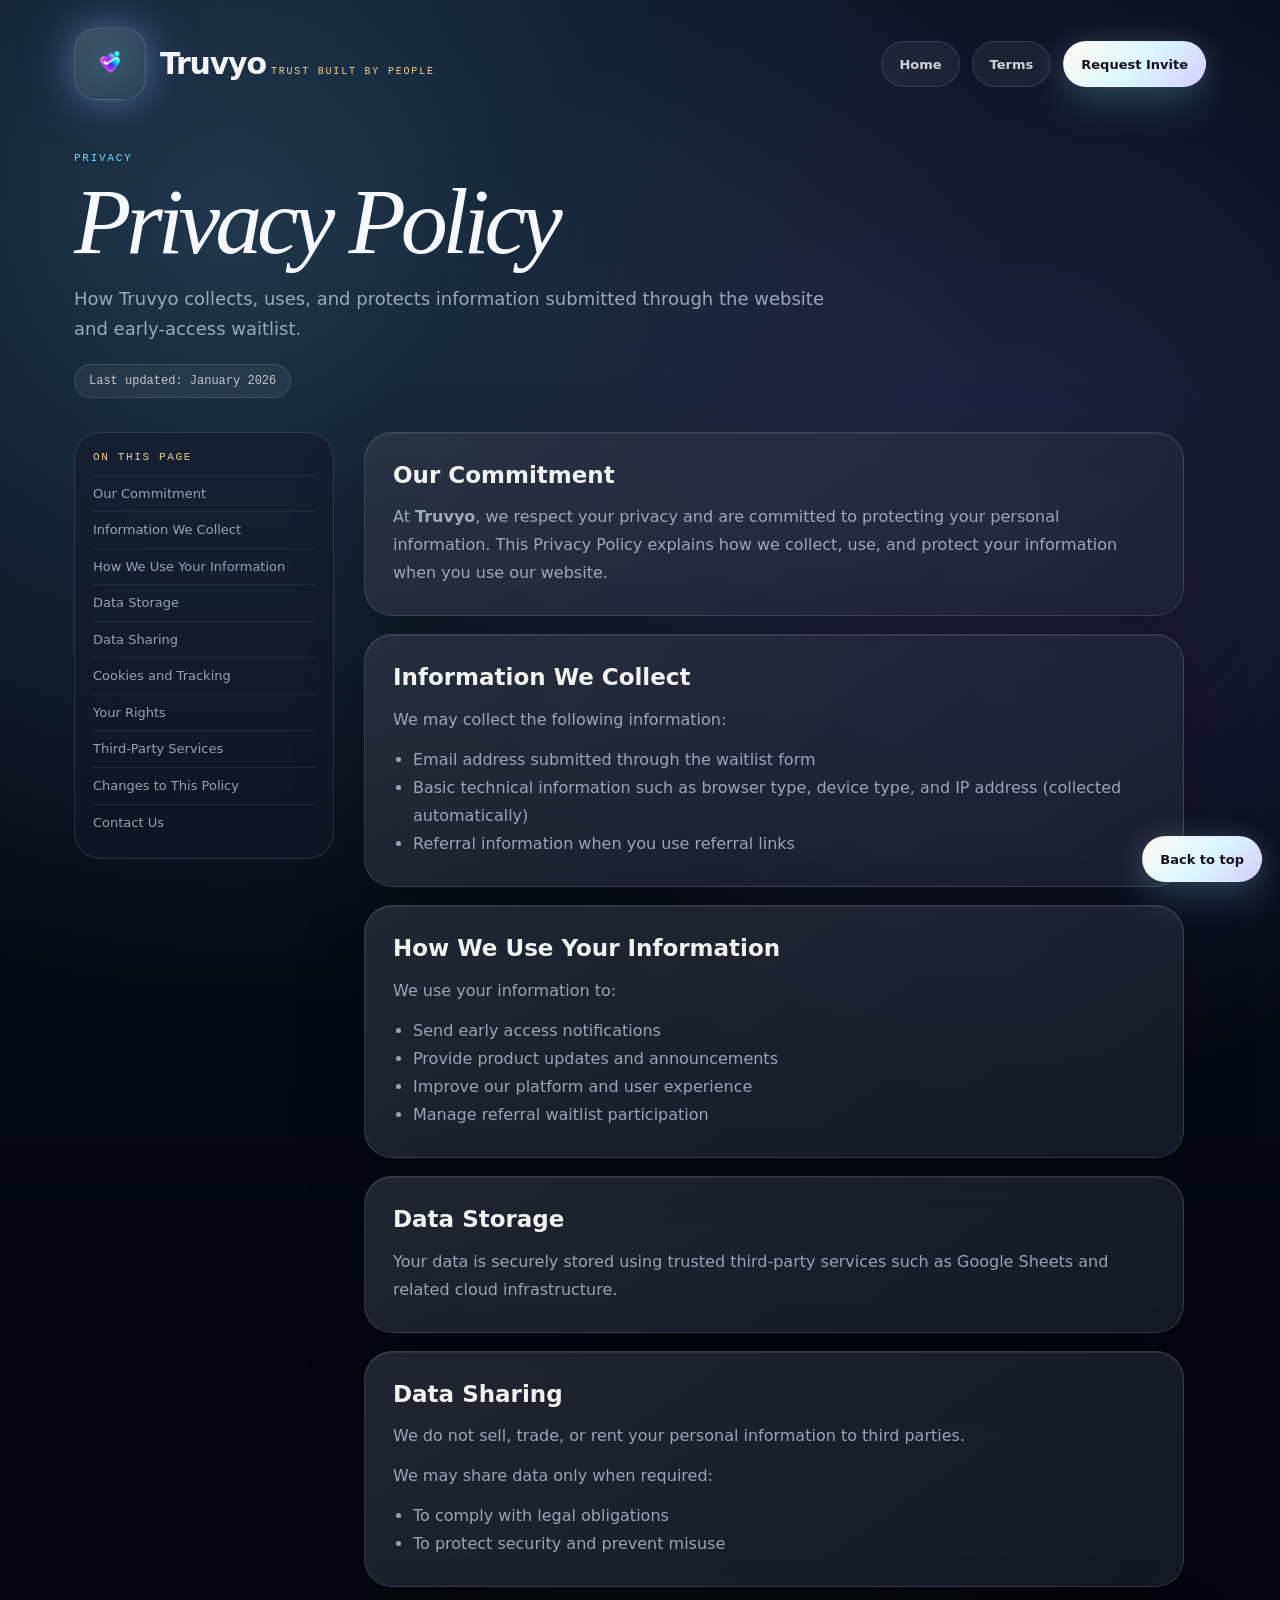
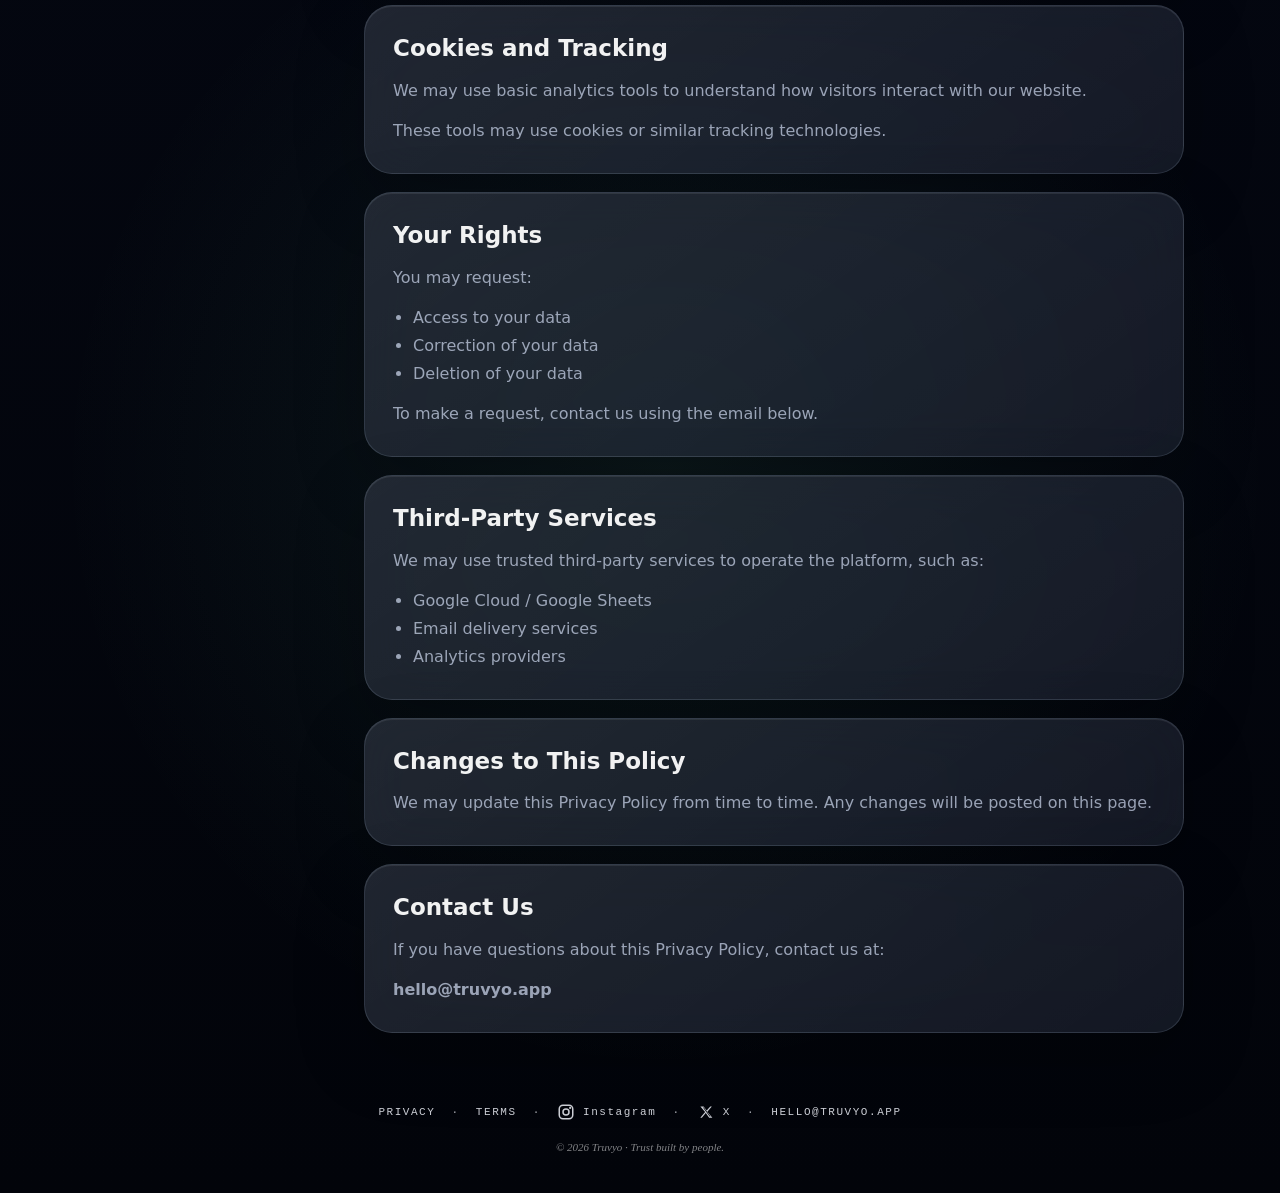
<file: privacy.html>
<!DOCTYPE html>
<html lang="en">
<head>
  <meta charset="UTF-8" />
  <meta name="viewport" content="width=device-width, initial-scale=1.0" />
  <title>Privacy Policy — Truvyo</title>
  <meta name="description" content="Privacy Policy for the Truvyo coming-soon website and early access waitlist." />
  <link rel="canonical" href="https://www.truvyo.app/privacy.html" />
  <link rel="icon" href="/favicon.ico?v=3" sizes="any" />
  <link rel="icon" type="image/png" sizes="32x32" href="/favicon-32x32.png?v=3" />
  <link rel="icon" type="image/png" sizes="16x16" href="/favicon-16x16.png?v=3" />
  <link rel="icon" type="image/png" sizes="512x512" href="/favicon.png?v=3" />
  <link rel="apple-touch-icon" href="/apple-touch-icon.png?v=3" />
  <link rel="manifest" href="/site.webmanifest?v=3" />
  <link rel="stylesheet" href="assets/truvyo.css" />
</head>

<body id="top">
  <div class="site-shell">
    <header class="site-header">
      <a class="brand" href="/" aria-label="Truvyo home">
        <span class="brand-mark"><img src="logo.png" alt="Truvyo logo" /></span>
        <span>
          <span class="wordmark">Truvyo</span>
          <span class="brand-line">Trust built by people</span>
        </span>
      </a>

      <nav class="site-nav" aria-label="Primary navigation">
        <a class="nav-link" href="/">Home</a>
        <a class="nav-link" href="terms.html">Terms</a>
        <a class="button" href="/#waitlistForm">Request Invite</a>
      </nav>
    </header>

    <main>
      <section class="hero" aria-labelledby="privacy-title">
        <div class="kicker">Privacy</div>
        <h1 id="privacy-title">Privacy Policy</h1>
        <p class="hero-copy">How Truvyo collects, uses, and protects information submitted through the website and early-access waitlist.</p>
        <p class="meta">Last updated: January 2026</p>
      </section>

      <div class="page-layout">
        <aside class="toc" aria-label="Privacy policy table of contents">
          <div class="toc-title">On this page</div>
          <a href="#commitment">Our Commitment</a>
          <a href="#collect">Information We Collect</a>
          <a href="#use">How We Use Your Information</a>
          <a href="#storage">Data Storage</a>
          <a href="#sharing">Data Sharing</a>
          <a href="#cookies">Cookies and Tracking</a>
          <a href="#rights">Your Rights</a>
          <a href="#third-party">Third-Party Services</a>
          <a href="#changes">Changes to This Policy</a>
          <a href="#contact">Contact Us</a>
        </aside>

        <article class="content">
          <section class="glass-card" id="commitment">
            <h2>Our Commitment</h2>
            <p>At <strong>Truvyo</strong>, we respect your privacy and are committed to protecting your personal information. This Privacy Policy explains how we collect, use, and protect your information when you use our website.</p>
          </section>

          <section class="glass-card" id="collect">
            <h2>Information We Collect</h2>
            <p>We may collect the following information:</p>
            <ul>
              <li>Email address submitted through the waitlist form</li>
              <li>Basic technical information such as browser type, device type, and IP address (collected automatically)</li>
              <li>Referral information when you use referral links</li>
            </ul>
          </section>

          <section class="glass-card" id="use">
            <h2>How We Use Your Information</h2>
            <p>We use your information to:</p>
            <ul>
              <li>Send early access notifications</li>
              <li>Provide product updates and announcements</li>
              <li>Improve our platform and user experience</li>
              <li>Manage referral waitlist participation</li>
            </ul>
          </section>

          <section class="glass-card" id="storage">
            <h2>Data Storage</h2>
            <p>Your data is securely stored using trusted third-party services such as Google Sheets and related cloud infrastructure.</p>
          </section>

          <section class="glass-card" id="sharing">
            <h2>Data Sharing</h2>
            <p>We do not sell, trade, or rent your personal information to third parties.</p>
            <p>We may share data only when required:</p>
            <ul>
              <li>To comply with legal obligations</li>
              <li>To protect security and prevent misuse</li>
            </ul>
          </section>

          <section class="glass-card" id="cookies">
            <h2>Cookies and Tracking</h2>
            <p>We may use basic analytics tools to understand how visitors interact with our website.</p>
            <p>These tools may use cookies or similar tracking technologies.</p>
          </section>

          <section class="glass-card" id="rights">
            <h2>Your Rights</h2>
            <p>You may request:</p>
            <ul>
              <li>Access to your data</li>
              <li>Correction of your data</li>
              <li>Deletion of your data</li>
            </ul>
            <p>To make a request, contact us using the email below.</p>
          </section>

          <section class="glass-card" id="third-party">
            <h2>Third-Party Services</h2>
            <p>We may use trusted third-party services to operate the platform, such as:</p>
            <ul>
              <li>Google Cloud / Google Sheets</li>
              <li>Email delivery services</li>
              <li>Analytics providers</li>
            </ul>
          </section>

          <section class="glass-card" id="changes">
            <h2>Changes to This Policy</h2>
            <p>We may update this Privacy Policy from time to time. Any changes will be posted on this page.</p>
          </section>

          <section class="glass-card" id="contact">
            <h2>Contact Us</h2>
            <p>If you have questions about this Privacy Policy, contact us at:</p>
            <p><strong>hello@truvyo.app</strong></p>
          </section>
        </article>
      </div>
    </main>

    <a class="button back-top" href="#top">Back to top</a>

    <footer class="site-footer">
      <a href="privacy.html">PRIVACY</a>
      ·
      <a href="terms.html">TERMS</a>
      ·
      <a href="https://www.instagram.com/truvyoapp" aria-label="Instagram"><svg class="footer-social-icon" viewBox="0 0 24 24" aria-hidden="true" focusable="false"><rect x="3" y="3" width="18" height="18" rx="5" fill="none" stroke="currentColor" stroke-width="2" /><circle cx="12" cy="12" r="4" fill="none" stroke="currentColor" stroke-width="2" /><circle cx="17.5" cy="6.5" r="1.4" fill="currentColor" /></svg><span>Instagram</span></a>
      ·
      <a href="https://x.com/truvyo" aria-label="X (Twitter)"><svg class="footer-social-icon" viewBox="0 0 24 24" aria-hidden="true" focusable="false"><path d="M4.5 4.5h4.3l4.1 5.6 4.8-5.6h2.1l-6 7 6.7 8h-4.3l-4.5-6.1-5.2 6.1H4.4l6.4-7.5-6.3-7.5Zm3.4 1.6 9 11.8h1.2L9.1 6.1H7.9Z" fill="currentColor" /></svg><span>X</span></a>
      ·
      <a href="mailto:hello@truvyo.app">HELLO@TRUVYO.APP</a>
      <div class="footer-line">© 2026 Truvyo · Trust built by people.</div>
    </footer>
  </div>
</body>
</html>
</file>
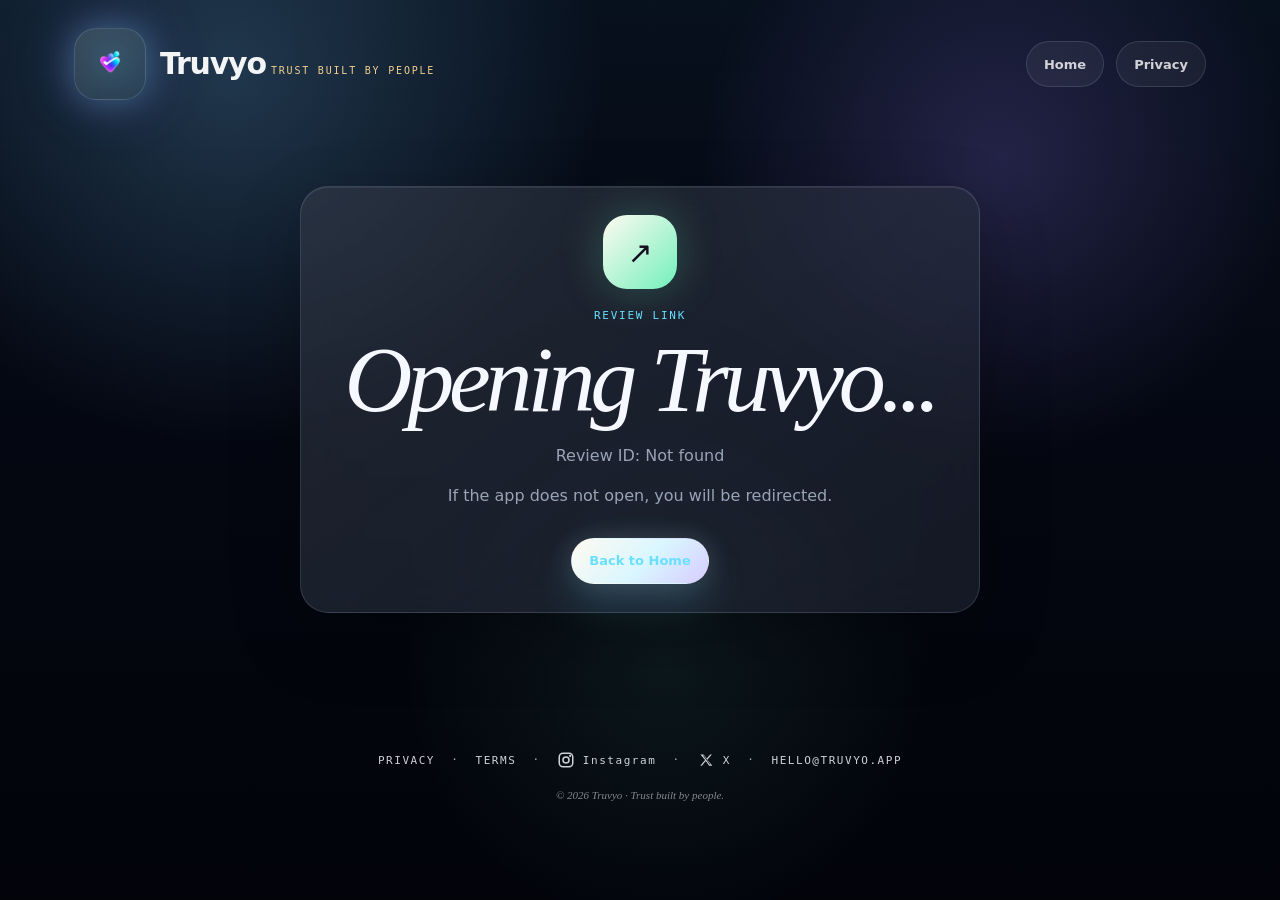
<file: review.html>
<!DOCTYPE html>
<html lang="en">
<head>
  <meta charset="UTF-8" />
  <meta name="viewport" content="width=device-width, initial-scale=1.0" />
  <title>Open Truvyo</title>
  <meta name="description" content="Open a Truvyo review link in the app." />
  <link rel="icon" href="/favicon.ico?v=3" sizes="any" />
  <link rel="icon" type="image/png" sizes="32x32" href="/favicon-32x32.png?v=3" />
  <link rel="icon" type="image/png" sizes="16x16" href="/favicon-16x16.png?v=3" />
  <link rel="icon" type="image/png" sizes="512x512" href="/favicon.png?v=3" />
  <link rel="apple-touch-icon" href="/apple-touch-icon.png?v=3" />
  <link rel="manifest" href="/site.webmanifest?v=3" />
  <link rel="stylesheet" href="assets/truvyo.css" />

  <script>
    window.onload = function () {
      const params = new URLSearchParams(window.location.search);
      const reviewId = params.get("id");

      document.getElementById("reviewId").innerText = reviewId || "Not found";

      window.location.href = "truvyo://review?id=" + reviewId;

      setTimeout(function () {
        window.location.href = "https://truvyo.app";
      }, 3000);
    };
  </script>
</head>

<body>
  <div class="site-shell">
    <header class="site-header">
      <a class="brand" href="/" aria-label="Truvyo home">
        <span class="brand-mark"><img src="logo.png" alt="Truvyo logo" /></span>
        <span>
          <span class="wordmark">Truvyo</span>
          <span class="brand-line">Trust built by people</span>
        </span>
      </a>

      <nav class="site-nav" aria-label="Primary navigation">
        <a class="nav-link" href="/">Home</a>
        <a class="nav-link" href="privacy.html">Privacy</a>
      </nav>
    </header>

    <main>
      <section class="glass-card center-card" aria-labelledby="open-title">
        <div class="status-icon" aria-hidden="true">↗</div>
        <div class="kicker">Review link</div>
        <h1 id="open-title">Opening Truvyo...</h1>
        <p class="hero-copy">Review ID: <span id="reviewId"></span></p>
        <p class="hero-copy">If the app does not open, you will be redirected.</p>
        <p style="margin-top: 28px;">
          <a class="button" href="/">Back to Home</a>
        </p>
      </section>
    </main>

    <footer class="site-footer">
      <a href="privacy.html">PRIVACY</a>
      ·
      <a href="terms.html">TERMS</a>
      ·
      <a href="https://www.instagram.com/truvyoapp" aria-label="Instagram"><svg class="footer-social-icon" viewBox="0 0 24 24" aria-hidden="true" focusable="false"><rect x="3" y="3" width="18" height="18" rx="5" fill="none" stroke="currentColor" stroke-width="2" /><circle cx="12" cy="12" r="4" fill="none" stroke="currentColor" stroke-width="2" /><circle cx="17.5" cy="6.5" r="1.4" fill="currentColor" /></svg><span>Instagram</span></a>
      ·
      <a href="https://x.com/truvyo" aria-label="X (Twitter)"><svg class="footer-social-icon" viewBox="0 0 24 24" aria-hidden="true" focusable="false"><path d="M4.5 4.5h4.3l4.1 5.6 4.8-5.6h2.1l-6 7 6.7 8h-4.3l-4.5-6.1-5.2 6.1H4.4l6.4-7.5-6.3-7.5Zm3.4 1.6 9 11.8h1.2L9.1 6.1H7.9Z" fill="currentColor" /></svg><span>X</span></a>
      ·
      <a href="mailto:hello@truvyo.app">HELLO@TRUVYO.APP</a>
      <div class="footer-line">© 2026 Truvyo · Trust built by people.</div>
    </footer>
  </div>
</body>
</html>
</file>
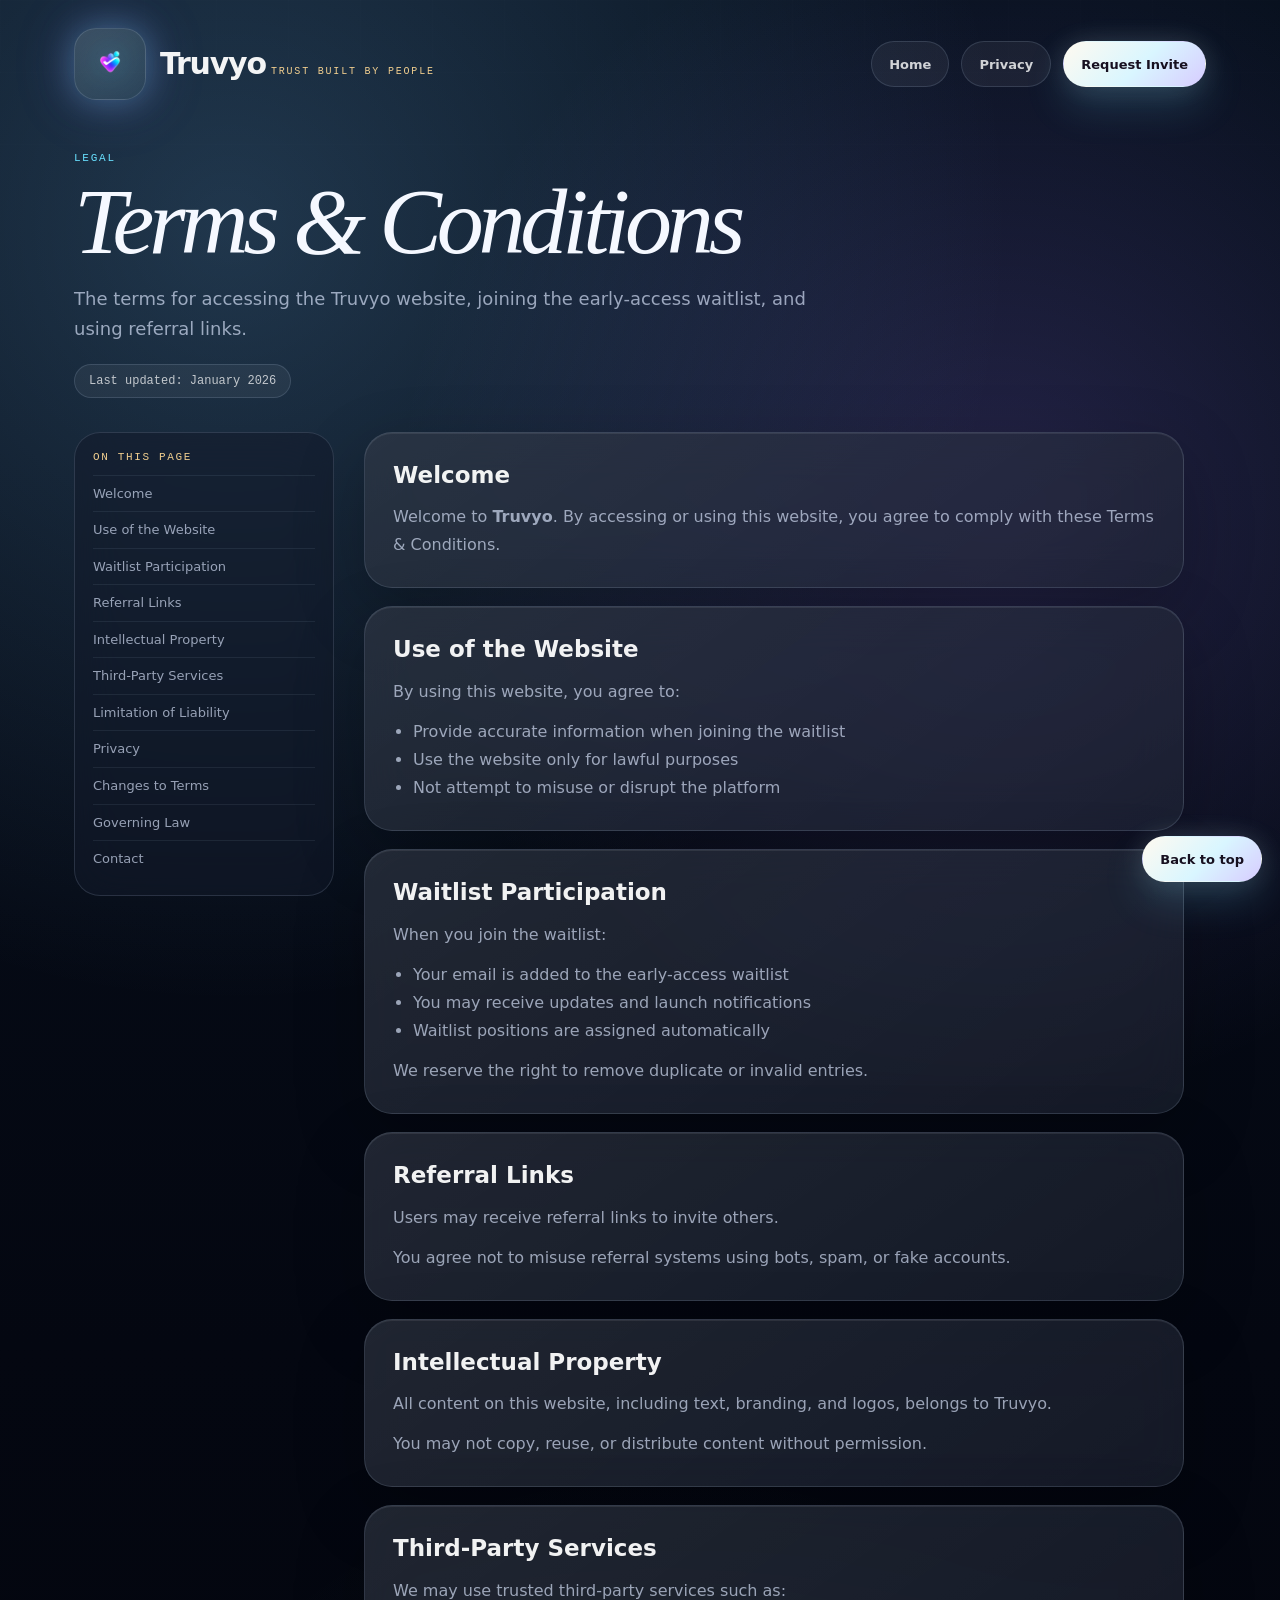
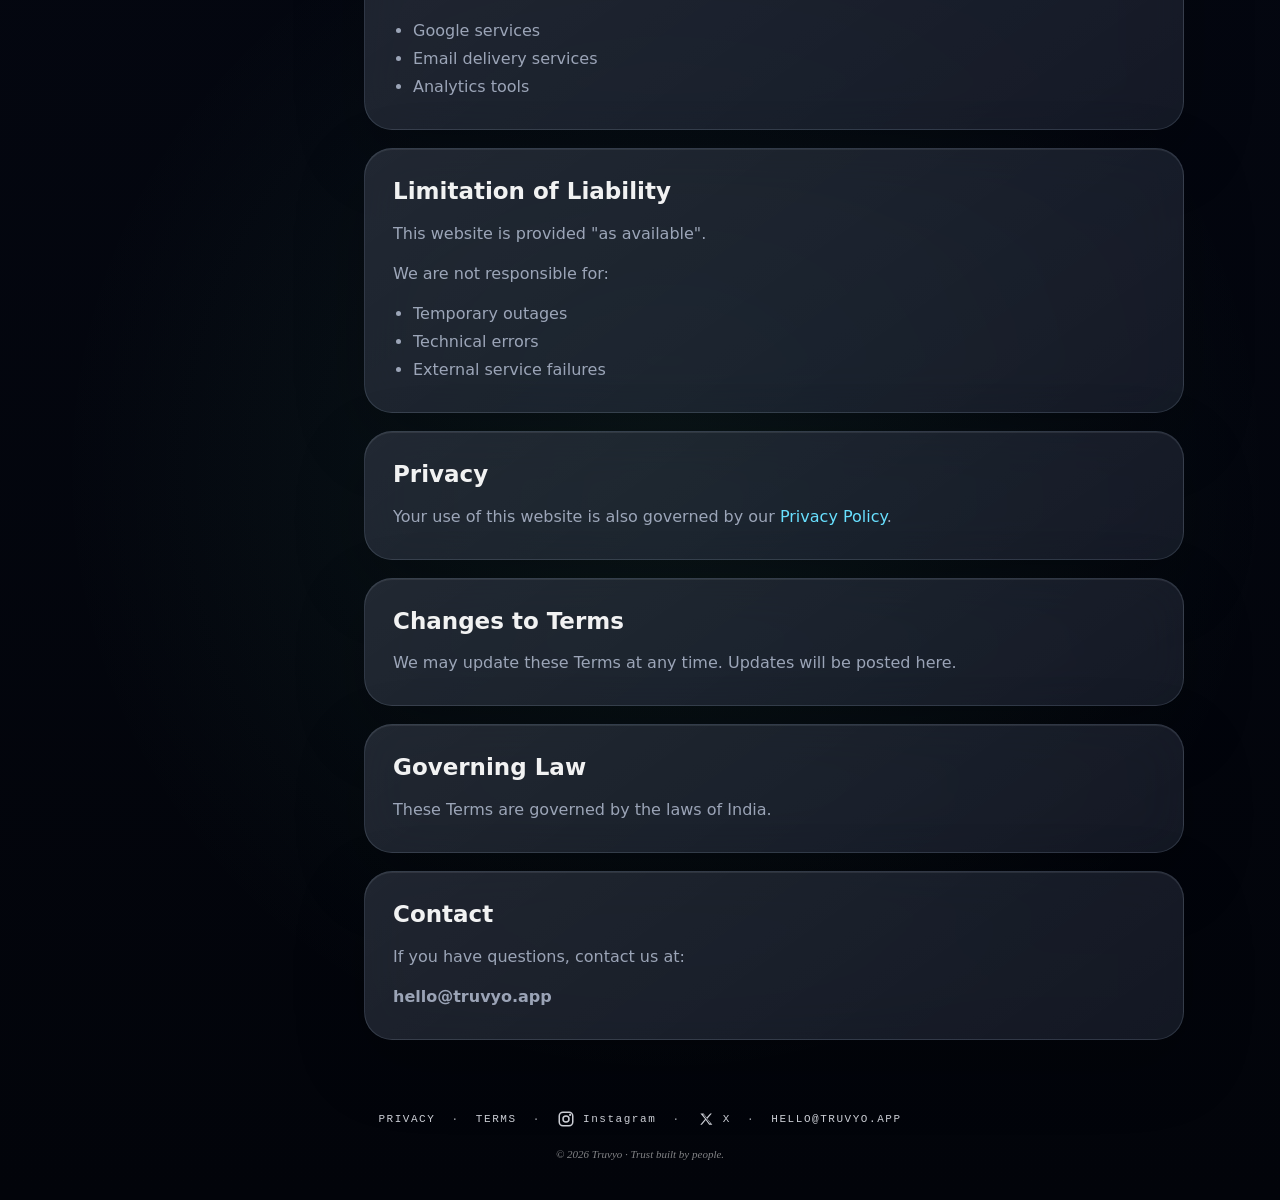
<file: terms.html>
<!DOCTYPE html>
<html lang="en">
<head>
  <meta charset="UTF-8" />
  <meta name="viewport" content="width=device-width, initial-scale=1.0" />
  <title>Terms & Conditions — Truvyo</title>
  <meta name="description" content="Terms and Conditions for using the Truvyo coming-soon website and early access waitlist." />
  <link rel="canonical" href="https://www.truvyo.app/terms.html" />
  <link rel="icon" href="/favicon.ico?v=3" sizes="any" />
  <link rel="icon" type="image/png" sizes="32x32" href="/favicon-32x32.png?v=3" />
  <link rel="icon" type="image/png" sizes="16x16" href="/favicon-16x16.png?v=3" />
  <link rel="icon" type="image/png" sizes="512x512" href="/favicon.png?v=3" />
  <link rel="apple-touch-icon" href="/apple-touch-icon.png?v=3" />
  <link rel="manifest" href="/site.webmanifest?v=3" />
  <link rel="stylesheet" href="assets/truvyo.css" />
</head>

<body id="top">
  <div class="site-shell">
    <header class="site-header">
      <a class="brand" href="/" aria-label="Truvyo home">
        <span class="brand-mark"><img src="logo.png" alt="Truvyo logo" /></span>
        <span>
          <span class="wordmark">Truvyo</span>
          <span class="brand-line">Trust built by people</span>
        </span>
      </a>

      <nav class="site-nav" aria-label="Primary navigation">
        <a class="nav-link" href="/">Home</a>
        <a class="nav-link" href="privacy.html">Privacy</a>
        <a class="button" href="/#waitlistForm">Request Invite</a>
      </nav>
    </header>

    <main>
      <section class="hero" aria-labelledby="terms-title">
        <div class="kicker">Legal</div>
        <h1 id="terms-title">Terms & Conditions</h1>
        <p class="hero-copy">The terms for accessing the Truvyo website, joining the early-access waitlist, and using referral links.</p>
        <p class="meta">Last updated: January 2026</p>
      </section>

      <div class="page-layout">
        <aside class="toc" aria-label="Terms table of contents">
          <div class="toc-title">On this page</div>
          <a href="#welcome">Welcome</a>
          <a href="#use">Use of the Website</a>
          <a href="#waitlist">Waitlist Participation</a>
          <a href="#referrals">Referral Links</a>
          <a href="#ip">Intellectual Property</a>
          <a href="#third-party">Third-Party Services</a>
          <a href="#liability">Limitation of Liability</a>
          <a href="#privacy">Privacy</a>
          <a href="#changes">Changes to Terms</a>
          <a href="#law">Governing Law</a>
          <a href="#contact">Contact</a>
        </aside>

        <article class="content">
          <section class="glass-card" id="welcome">
            <h2>Welcome</h2>
            <p>Welcome to <strong>Truvyo</strong>. By accessing or using this website, you agree to comply with these Terms & Conditions.</p>
          </section>

          <section class="glass-card" id="use">
            <h2>Use of the Website</h2>
            <p>By using this website, you agree to:</p>
            <ul>
              <li>Provide accurate information when joining the waitlist</li>
              <li>Use the website only for lawful purposes</li>
              <li>Not attempt to misuse or disrupt the platform</li>
            </ul>
          </section>

          <section class="glass-card" id="waitlist">
            <h2>Waitlist Participation</h2>
            <p>When you join the waitlist:</p>
            <ul>
              <li>Your email is added to the early-access waitlist</li>
              <li>You may receive updates and launch notifications</li>
              <li>Waitlist positions are assigned automatically</li>
            </ul>
            <p>We reserve the right to remove duplicate or invalid entries.</p>
          </section>

          <section class="glass-card" id="referrals">
            <h2>Referral Links</h2>
            <p>Users may receive referral links to invite others.</p>
            <p>You agree not to misuse referral systems using bots, spam, or fake accounts.</p>
          </section>

          <section class="glass-card" id="ip">
            <h2>Intellectual Property</h2>
            <p>All content on this website, including text, branding, and logos, belongs to Truvyo.</p>
            <p>You may not copy, reuse, or distribute content without permission.</p>
          </section>

          <section class="glass-card" id="third-party">
            <h2>Third-Party Services</h2>
            <p>We may use trusted third-party services such as:</p>
            <ul>
              <li>Google services</li>
              <li>Email delivery services</li>
              <li>Analytics tools</li>
            </ul>
          </section>

          <section class="glass-card" id="liability">
            <h2>Limitation of Liability</h2>
            <p>This website is provided "as available".</p>
            <p>We are not responsible for:</p>
            <ul>
              <li>Temporary outages</li>
              <li>Technical errors</li>
              <li>External service failures</li>
            </ul>
          </section>

          <section class="glass-card" id="privacy">
            <h2>Privacy</h2>
            <p>Your use of this website is also governed by our <a href="/privacy.html">Privacy Policy</a>.</p>
          </section>

          <section class="glass-card" id="changes">
            <h2>Changes to Terms</h2>
            <p>We may update these Terms at any time. Updates will be posted here.</p>
          </section>

          <section class="glass-card" id="law">
            <h2>Governing Law</h2>
            <p>These Terms are governed by the laws of India.</p>
          </section>

          <section class="glass-card" id="contact">
            <h2>Contact</h2>
            <p>If you have questions, contact us at:</p>
            <p><strong>hello@truvyo.app</strong></p>
          </section>
        </article>
      </div>
    </main>

    <a class="button back-top" href="#top">Back to top</a>

    <footer class="site-footer">
      <a href="privacy.html">PRIVACY</a>
      ·
      <a href="terms.html">TERMS</a>
      ·
      <a href="https://www.instagram.com/truvyoapp" aria-label="Instagram"><svg class="footer-social-icon" viewBox="0 0 24 24" aria-hidden="true" focusable="false"><rect x="3" y="3" width="18" height="18" rx="5" fill="none" stroke="currentColor" stroke-width="2" /><circle cx="12" cy="12" r="4" fill="none" stroke="currentColor" stroke-width="2" /><circle cx="17.5" cy="6.5" r="1.4" fill="currentColor" /></svg><span>Instagram</span></a>
      ·
      <a href="https://x.com/truvyo" aria-label="X (Twitter)"><svg class="footer-social-icon" viewBox="0 0 24 24" aria-hidden="true" focusable="false"><path d="M4.5 4.5h4.3l4.1 5.6 4.8-5.6h2.1l-6 7 6.7 8h-4.3l-4.5-6.1-5.2 6.1H4.4l6.4-7.5-6.3-7.5Zm3.4 1.6 9 11.8h1.2L9.1 6.1H7.9Z" fill="currentColor" /></svg><span>X</span></a>
      ·
      <a href="mailto:hello@truvyo.app">HELLO@TRUVYO.APP</a>
      <div class="footer-line">© 2026 Truvyo · Trust built by people.</div>
    </footer>
  </div>
</body>
</html>
</file>
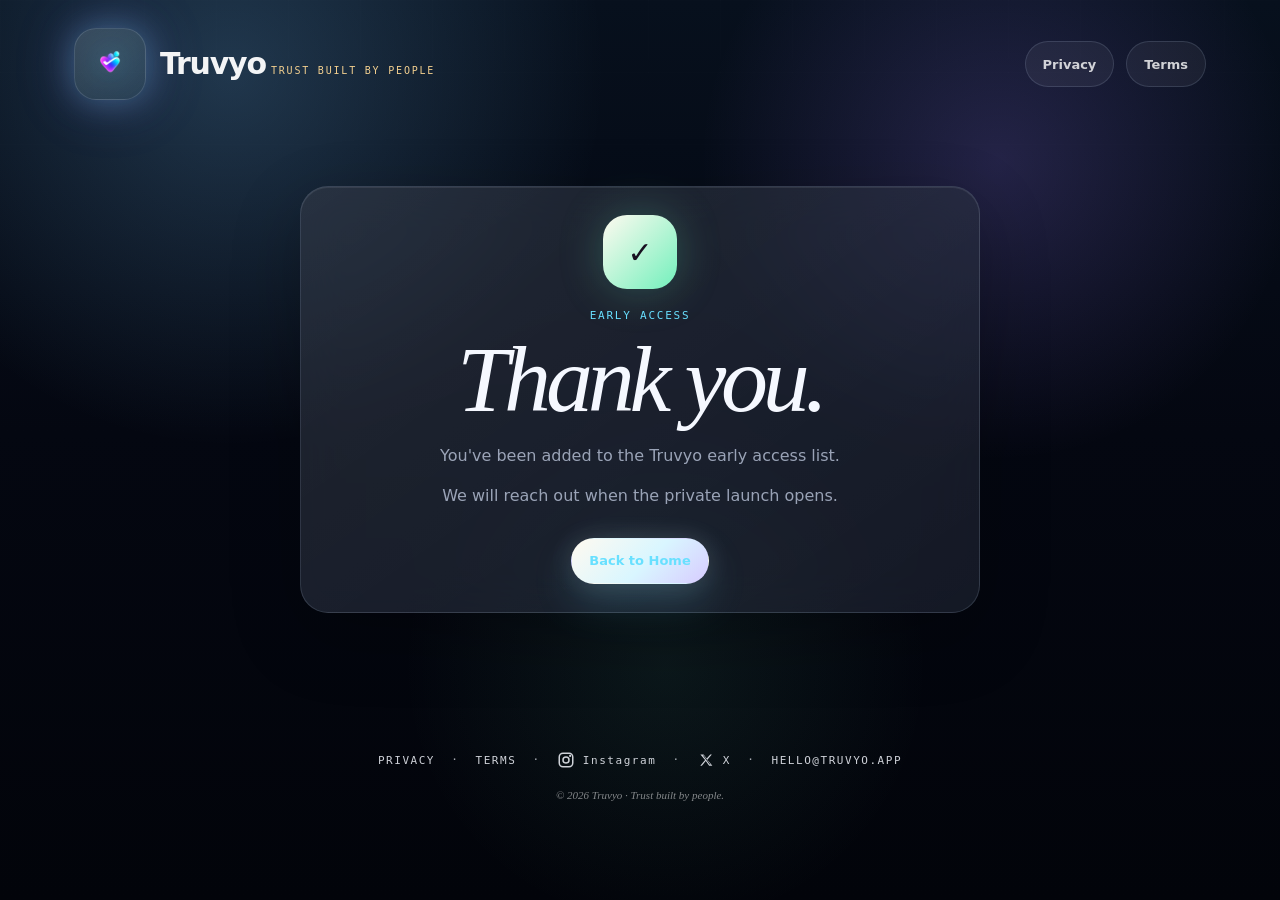
<file: thankyou.html>
<!DOCTYPE html>
<html lang="en">
<head>
  <meta charset="UTF-8" />
  <meta name="viewport" content="width=device-width, initial-scale=1.0" />
  <title>Thank You — Truvyo</title>
  <meta name="description" content="Thank you for joining the Truvyo early access waitlist." />
  <link rel="icon" href="/favicon.ico?v=3" sizes="any" />
  <link rel="icon" type="image/png" sizes="32x32" href="/favicon-32x32.png?v=3" />
  <link rel="icon" type="image/png" sizes="16x16" href="/favicon-16x16.png?v=3" />
  <link rel="icon" type="image/png" sizes="512x512" href="/favicon.png?v=3" />
  <link rel="apple-touch-icon" href="/apple-touch-icon.png?v=3" />
  <link rel="manifest" href="/site.webmanifest?v=3" />
  <link rel="stylesheet" href="assets/truvyo.css" />
</head>

<body>
  <div class="site-shell">
    <header class="site-header">
      <a class="brand" href="/" aria-label="Truvyo home">
        <span class="brand-mark"><img src="logo.png" alt="Truvyo logo" /></span>
        <span>
          <span class="wordmark">Truvyo</span>
          <span class="brand-line">Trust built by people</span>
        </span>
      </a>

      <nav class="site-nav" aria-label="Primary navigation">
        <a class="nav-link" href="privacy.html">Privacy</a>
        <a class="nav-link" href="terms.html">Terms</a>
      </nav>
    </header>

    <main>
      <section class="glass-card center-card" aria-labelledby="thanks-title">
        <div class="status-icon" aria-hidden="true">✓</div>
        <div class="kicker">Early access</div>
        <h1 id="thanks-title">Thank you.</h1>
        <p class="hero-copy">You've been added to the Truvyo early access list.</p>
        <p class="hero-copy">We will reach out when the private launch opens.</p>
        <p style="margin-top: 28px;">
          <a class="button" href="/">Back to Home</a>
        </p>
      </section>
    </main>

    <footer class="site-footer">
      <a href="privacy.html">PRIVACY</a>
      ·
      <a href="terms.html">TERMS</a>
      ·
      <a href="https://www.instagram.com/truvyoapp" aria-label="Instagram"><svg class="footer-social-icon" viewBox="0 0 24 24" aria-hidden="true" focusable="false"><rect x="3" y="3" width="18" height="18" rx="5" fill="none" stroke="currentColor" stroke-width="2" /><circle cx="12" cy="12" r="4" fill="none" stroke="currentColor" stroke-width="2" /><circle cx="17.5" cy="6.5" r="1.4" fill="currentColor" /></svg><span>Instagram</span></a>
      ·
      <a href="https://x.com/truvyo" aria-label="X (Twitter)"><svg class="footer-social-icon" viewBox="0 0 24 24" aria-hidden="true" focusable="false"><path d="M4.5 4.5h4.3l4.1 5.6 4.8-5.6h2.1l-6 7 6.7 8h-4.3l-4.5-6.1-5.2 6.1H4.4l6.4-7.5-6.3-7.5Zm3.4 1.6 9 11.8h1.2L9.1 6.1H7.9Z" fill="currentColor" /></svg><span>X</span></a>
      ·
      <a href="mailto:hello@truvyo.app">HELLO@TRUVYO.APP</a>
      <div class="footer-line">© 2026 Truvyo · Trust built by people.</div>
    </footer>
  </div>
</body>
</html>
</file>
<file: assets/truvyo.css>
:root {
  --bg: #040711;
  --surface: rgba(14, 20, 34, 0.74);
  --surface-soft: rgba(19, 26, 43, 0.54);
  --border: rgba(203, 224, 255, 0.14);
  --border-strong: rgba(203, 224, 255, 0.22);
  --text: #f5f8ff;
  --muted: rgba(222, 232, 255, 0.66);
  --soft: rgba(222, 232, 255, 0.46);
  --brand: #7cc7ff;
  --brand-2: #9b7cff;
  --trust: #68e0ff;
  --safe: #72f0bc;
  --premium: #f2cf8f;
}

* {
  box-sizing: border-box;
  margin: 0;
  padding: 0;
}

html {
  scroll-behavior: smooth;
}

html,
body {
  width: 100%;
  min-height: 100%;
  overflow-x: hidden;
  touch-action: pan-y;
}

body {
  min-height: 100vh;
  background:
    radial-gradient(circle at 18% 8%, rgba(124, 199, 255, 0.22), transparent 28%),
    radial-gradient(circle at 78% 18%, rgba(155, 124, 255, 0.2), transparent 24%),
    radial-gradient(circle at 52% 74%, rgba(114, 240, 188, 0.08), transparent 28%),
    linear-gradient(180deg, #07101d 0%, var(--bg) 48%, #02040a 100%);
  color: var(--text);
  font-family: Inter, ui-sans-serif, system-ui, -apple-system, BlinkMacSystemFont, "Segoe UI", sans-serif;
}

body::before {
  content: "";
  position: fixed;
  inset: 0;
  pointer-events: none;
  background:
    linear-gradient(rgba(255,255,255,0.028) 1px, transparent 1px),
    linear-gradient(90deg, rgba(255,255,255,0.022) 1px, transparent 1px);
  background-size: 72px 72px;
  mask-image: linear-gradient(to bottom, rgba(0,0,0,0.82), transparent 78%);
  opacity: 0.42;
}

a {
  color: inherit;
}

a:focus-visible,
button:focus-visible {
  outline: 2px solid rgba(104,224,255,0.95);
  outline-offset: 4px;
}

.site-shell {
  width: min(100%, 1180px);
  margin: 0 auto;
  padding: 28px 24px 36px;
  position: relative;
  z-index: 1;
}

.site-header {
  display: flex;
  align-items: center;
  justify-content: space-between;
  gap: 22px;
  margin-bottom: 52px;
}

.brand {
  display: inline-flex;
  align-items: center;
  gap: 14px;
  text-decoration: none;
}

.brand-mark {
  width: 72px;
  height: 72px;
  border-radius: 22px;
  display: grid;
  place-items: center;
  background:
    linear-gradient(145deg, rgba(255,255,255,0.12), rgba(255,255,255,0.045)),
    rgba(124,199,255,0.08);
  border: 1px solid rgba(203,224,255,0.16);
  box-shadow:
    0 0 34px rgba(124,199,255,0.34),
    0 0 62px rgba(155,124,255,0.22);
}

.brand-mark img {
  width: 54px;
  height: 54px;
  object-fit: contain;
  filter: drop-shadow(0 0 16px rgba(104,224,255,0.58));
}

.wordmark {
  color: rgba(255,255,255,0.95);
  font-size: 30px;
  font-weight: 900;
  line-height: 0.95;
  letter-spacing: -0.04em;
}

.brand-line {
  color: var(--premium);
  font-family: ui-monospace, SFMono-Regular, Menlo, monospace;
  font-size: 10px;
  letter-spacing: 0.18em;
  text-transform: uppercase;
  margin-top: 6px;
}

.site-nav {
  display: flex;
  align-items: center;
  gap: 12px;
  flex-wrap: wrap;
}

.nav-link,
.button {
  min-height: 46px;
  display: inline-flex;
  align-items: center;
  justify-content: center;
  border-radius: 999px;
  padding: 0 17px;
  color: rgba(255,255,255,0.8);
  border: 1px solid var(--border);
  background: rgba(255,255,255,0.055);
  text-decoration: none;
  font-size: 13px;
  font-weight: 800;
  transition: transform 0.24s ease, border-color 0.24s ease, color 0.24s ease, box-shadow 0.24s ease;
}

.button {
  color: #171020;
  border-color: transparent;
  background: linear-gradient(135deg, #fffaf0, #d9f6ff 54%, #d7ccff);
  box-shadow: 0 18px 42px rgba(104,224,255,0.18), 0 0 28px rgba(255,255,255,0.13);
}

.nav-link:hover,
.button:hover {
  transform: translateY(-2px);
  border-color: var(--border-strong);
}

.hero {
  margin-bottom: 34px;
}

.kicker {
  color: var(--trust);
  font-family: ui-monospace, SFMono-Regular, Menlo, monospace;
  font-size: 11px;
  letter-spacing: 0.16em;
  text-transform: uppercase;
  margin-bottom: 12px;
}

h1 {
  max-width: 900px;
  color: var(--text);
  font-family: Georgia, "Times New Roman", serif;
  font-style: italic;
  font-weight: 500;
  font-size: clamp(48px, 8vw, 94px);
  line-height: 0.96;
  letter-spacing: -0.055em;
  margin-bottom: 18px;
}

.hero-copy {
  max-width: 760px;
  color: var(--muted);
  font-size: 18px;
  line-height: 1.65;
}

.meta {
  display: inline-flex;
  margin-top: 20px;
  border-radius: 999px;
  padding: 9px 14px;
  color: rgba(255,255,255,0.72);
  border: 1px solid var(--border);
  background: rgba(255,255,255,0.055);
  font-family: ui-monospace, SFMono-Regular, Menlo, monospace;
  font-size: 12px;
}

.page-layout {
  display: grid;
  grid-template-columns: 260px minmax(0, 1fr);
  gap: 30px;
  align-items: start;
}

.toc {
  position: sticky;
  top: 24px;
  border-radius: 26px;
  padding: 18px;
  background: var(--surface-soft);
  border: 1px solid var(--border);
  backdrop-filter: blur(22px);
  -webkit-backdrop-filter: blur(22px);
}

.toc-title {
  color: var(--premium);
  font-family: ui-monospace, SFMono-Regular, Menlo, monospace;
  font-size: 11px;
  letter-spacing: 0.15em;
  text-transform: uppercase;
  margin-bottom: 12px;
}

.toc a {
  display: block;
  color: var(--muted);
  text-decoration: none;
  font-size: 13px;
  line-height: 1.35;
  padding: 9px 0;
  border-top: 1px solid rgba(203,224,255,0.08);
}

.toc a:hover {
  color: var(--text);
}

.content {
  max-width: 820px;
}

.glass-card {
  border-radius: 28px;
  padding: 28px;
  margin-bottom: 18px;
  border: 1px solid var(--border);
  background:
    linear-gradient(145deg, rgba(255,255,255,0.088), rgba(255,255,255,0.034)),
    var(--surface-soft);
  box-shadow:
    inset 0 1px 0 rgba(255,255,255,0.08),
    0 24px 70px rgba(0,0,0,0.24);
  backdrop-filter: blur(24px);
  -webkit-backdrop-filter: blur(24px);
}

.glass-card h2 {
  color: rgba(255,255,255,0.94);
  font-size: 23px;
  line-height: 1.25;
  margin-bottom: 14px;
}

.glass-card p,
.glass-card li {
  color: var(--muted);
  font-size: 16px;
  line-height: 1.75;
}

.glass-card p + p,
.glass-card ul + p,
.glass-card p + ul {
  margin-top: 12px;
}

.glass-card ul {
  padding-left: 20px;
}

.glass-card a {
  color: var(--trust);
  text-decoration: none;
}

.center-card {
  max-width: 680px;
  margin: 86px auto;
  text-align: center;
}

.status-icon {
  width: 74px;
  height: 74px;
  margin: 0 auto 20px;
  border-radius: 24px;
  display: grid;
  place-items: center;
  color: #171020;
  background: linear-gradient(135deg, #fffaf0, var(--safe));
  box-shadow: 0 0 44px rgba(114,240,188,0.25);
  font-size: 30px;
}

.back-top {
  position: fixed;
  right: 18px;
  bottom: 18px;
  z-index: 5;
}

.site-footer {
  text-align: center;
  padding: 44px 0 4px;
  color: rgba(245,248,255,0.68);
  font-size: 11px;
  letter-spacing: 0.14em;
  font-family: ui-monospace, SFMono-Regular, Menlo, monospace;
}

.site-footer a {
  color: rgba(245,248,255,0.84);
  text-decoration: none;
  margin: 0 8px;
  min-height: 34px;
  display: inline-flex;
  align-items: center;
  gap: 8px;
  vertical-align: middle;
  transition: color 0.22s ease, text-shadow 0.22s ease, transform 0.22s ease, opacity 0.22s ease;
}

.site-footer a svg {
  width: 18px;
  height: 18px;
  display: inline-block;
  color: currentColor;
  flex: 0 0 auto;
}

.footer-social-icon {
  width: 18px;
  height: 18px;
  flex: 0 0 auto;
  display: inline-block;
  color: currentColor;
  opacity: 1;
  visibility: visible;
}

.site-footer a:hover {
  color: var(--text);
  text-shadow: 0 0 18px rgba(104,224,255,0.34);
  transform: translateY(-2px);
}

footer,
footer a,
.site-footer,
.site-footer a,
.footer-links,
.footer-links a,
.social-links,
.social-links a,
.footer-social-icon {
  opacity: 1;
  visibility: visible;
}

footer,
.site-footer,
.footer-links,
.social-links,
.footer-social-icon {
  transform: none;
}

.footer-line {
  margin-top: 12px;
  font-family: Georgia, "Times New Roman", serif;
  font-style: italic;
  letter-spacing: 0;
  color: rgba(255,255,255,0.5);
}

@media (max-width: 860px) {
  .site-shell {
    padding: 18px 14px 28px;
  }

  .site-header {
    align-items: flex-start;
    flex-direction: column;
    margin-bottom: 40px;
  }

  .page-layout {
    grid-template-columns: 1fr;
  }

  .toc {
    position: relative;
    top: auto;
  }
}

@media (max-width: 560px) {
  html,
  body {
    overflow-x: clip;
  }

  .site-shell {
    padding-left: 12px;
    padding-right: 12px;
  }

  .brand-mark {
    width: 64px;
    height: 64px;
    border-radius: 20px;
  }

  .brand-mark img {
    width: 48px;
    height: 48px;
  }

  .wordmark {
    font-size: 27px;
  }

  .site-nav {
    flex-wrap: wrap;
    gap: 8px;
  }

  .site-nav,
  .button,
  .nav-link {
    width: 100%;
  }

  .glass-card {
    border-radius: 22px;
    padding: 21px;
    overflow-wrap: break-word;
  }

  .glass-card h2 {
    font-size: 21px;
  }

  .glass-card p,
  .glass-card li {
    font-size: 15px;
    line-height: 1.7;
  }

  .site-footer {
    line-height: 1.9;
  }

  .site-footer a {
    margin: 2px 5px;
    min-height: 42px;
    padding: 0 2px;
    letter-spacing: 0.08em;
  }

  .back-top {
    display: none;
  }
}

@media (hover: none), (pointer: coarse), (max-width: 768px) {
  .site-shell,
  main,
  .content {
    touch-action: pan-y;
  }

  body::before {
    position: absolute;
  }

  .site-footer a:hover,
  .nav-link:hover,
  .button:hover {
    transform: none;
  }

  .glass-card {
    backdrop-filter: blur(12px);
    -webkit-backdrop-filter: blur(12px);
  }
}

@media (max-width: 380px) {
  .site-shell {
    padding-left: 10px;
    padding-right: 10px;
  }

  .brand-mark {
    width: 58px;
    height: 58px;
  }

  .brand-mark img {
    width: 44px;
    height: 44px;
  }

  .wordmark {
    font-size: 24px;
  }

  .glass-card {
    padding: 18px;
  }
}

@media (prefers-reduced-motion: reduce) {
  * {
    animation-duration: 0.01ms !important;
    animation-iteration-count: 1 !important;
    scroll-behavior: auto !important;
    transition-duration: 0.01ms !important;
  }
}
</file>
